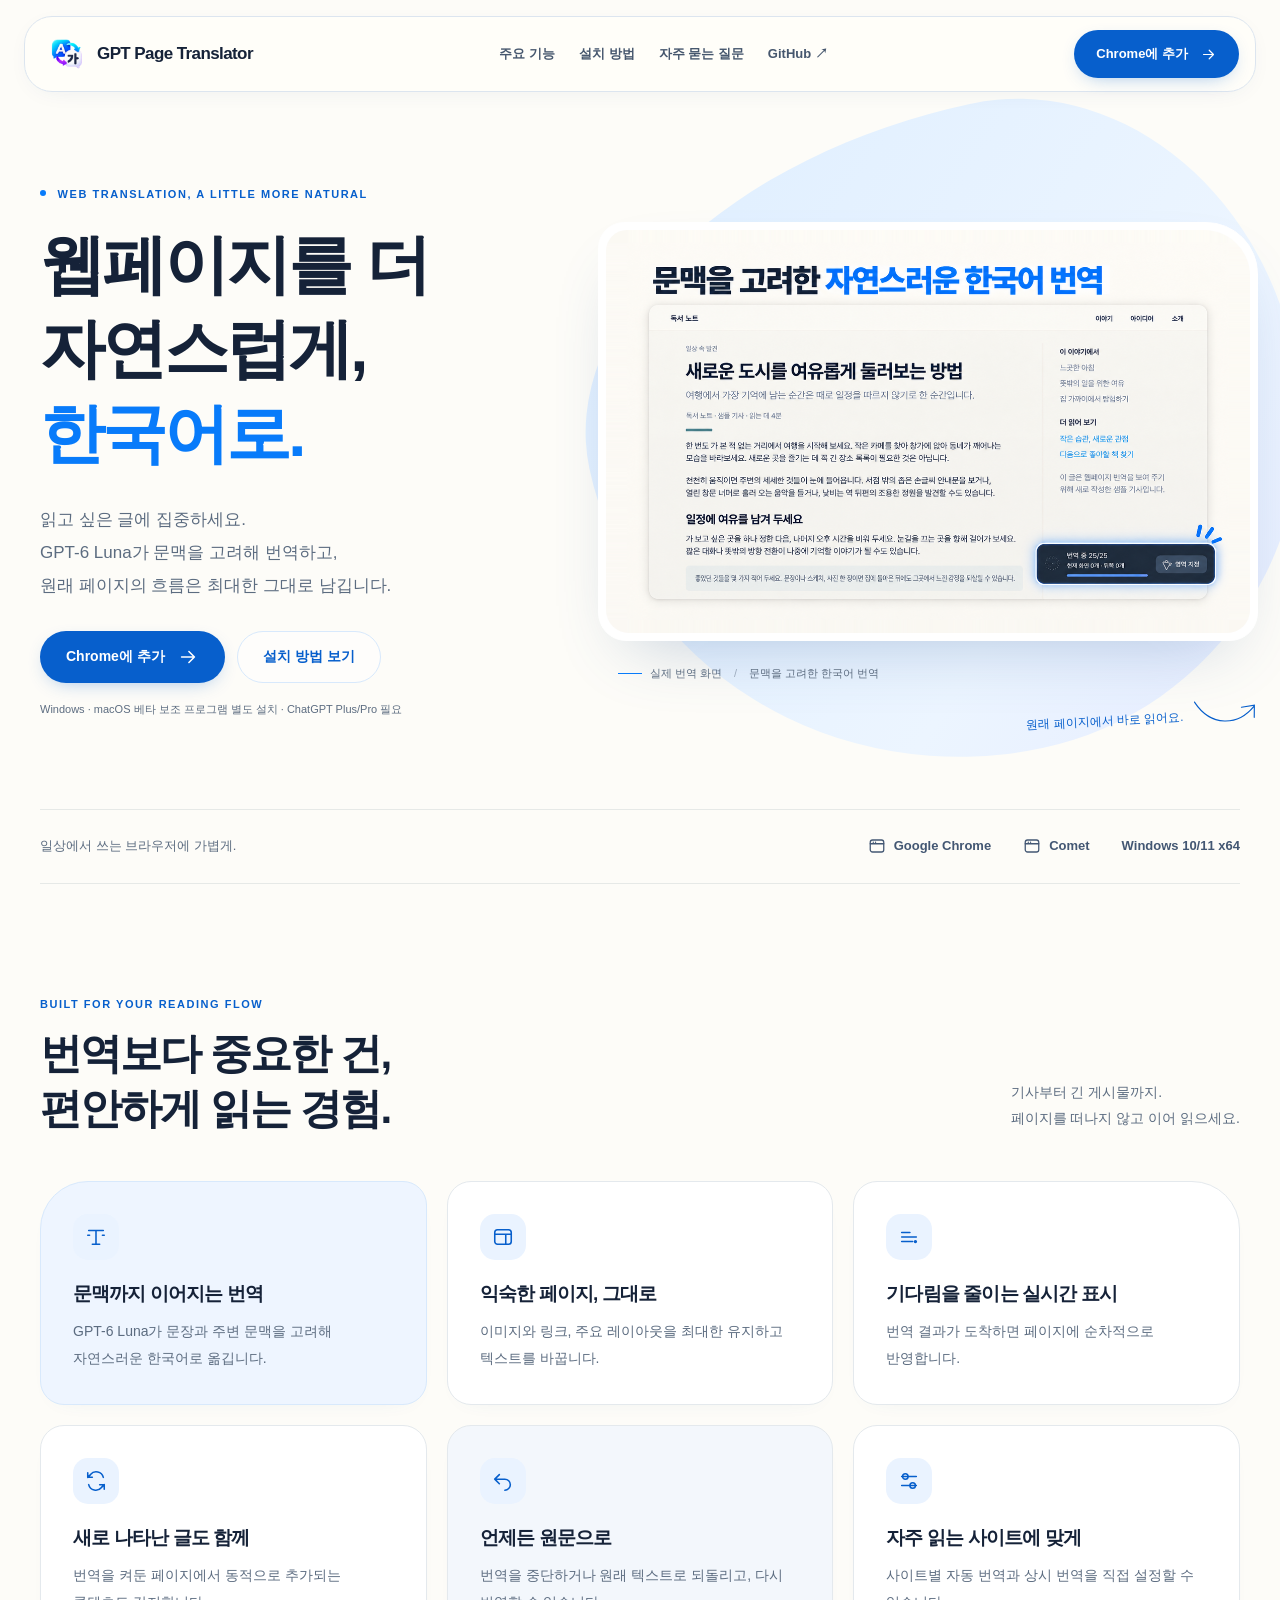
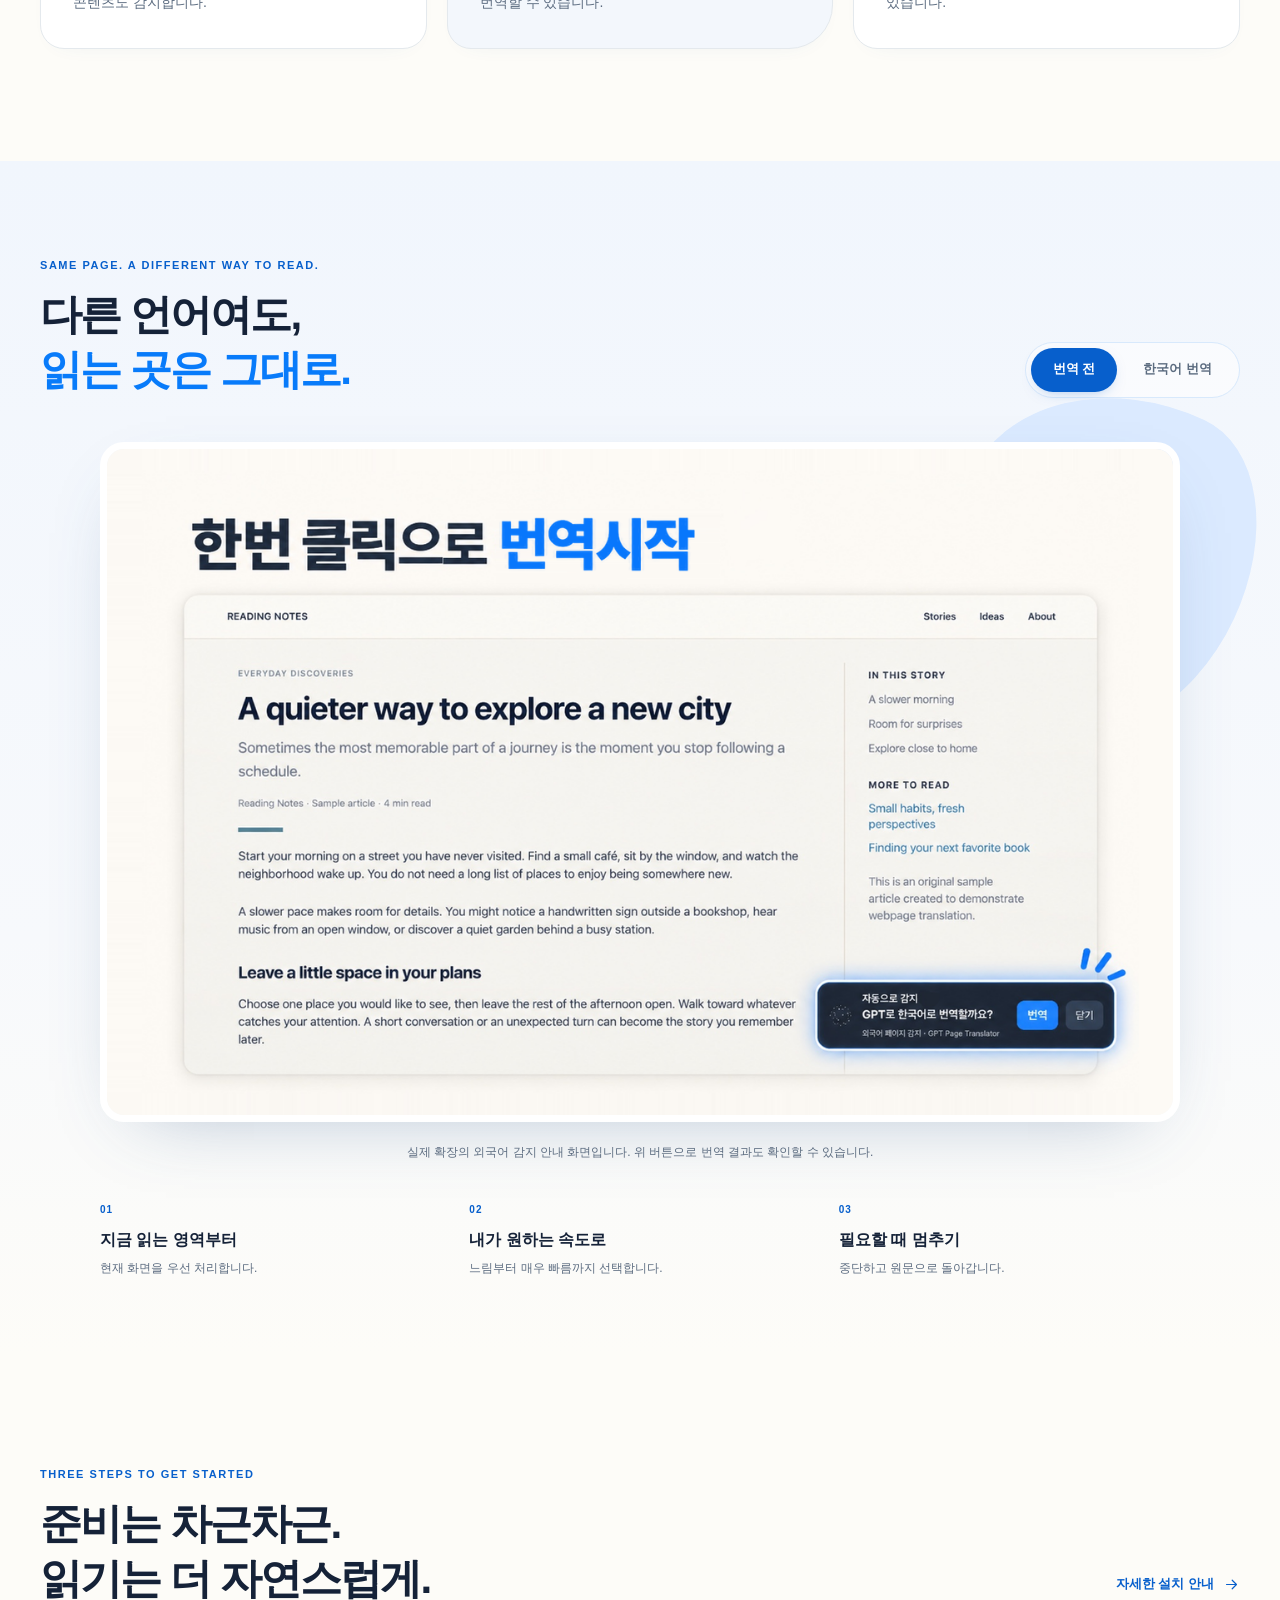
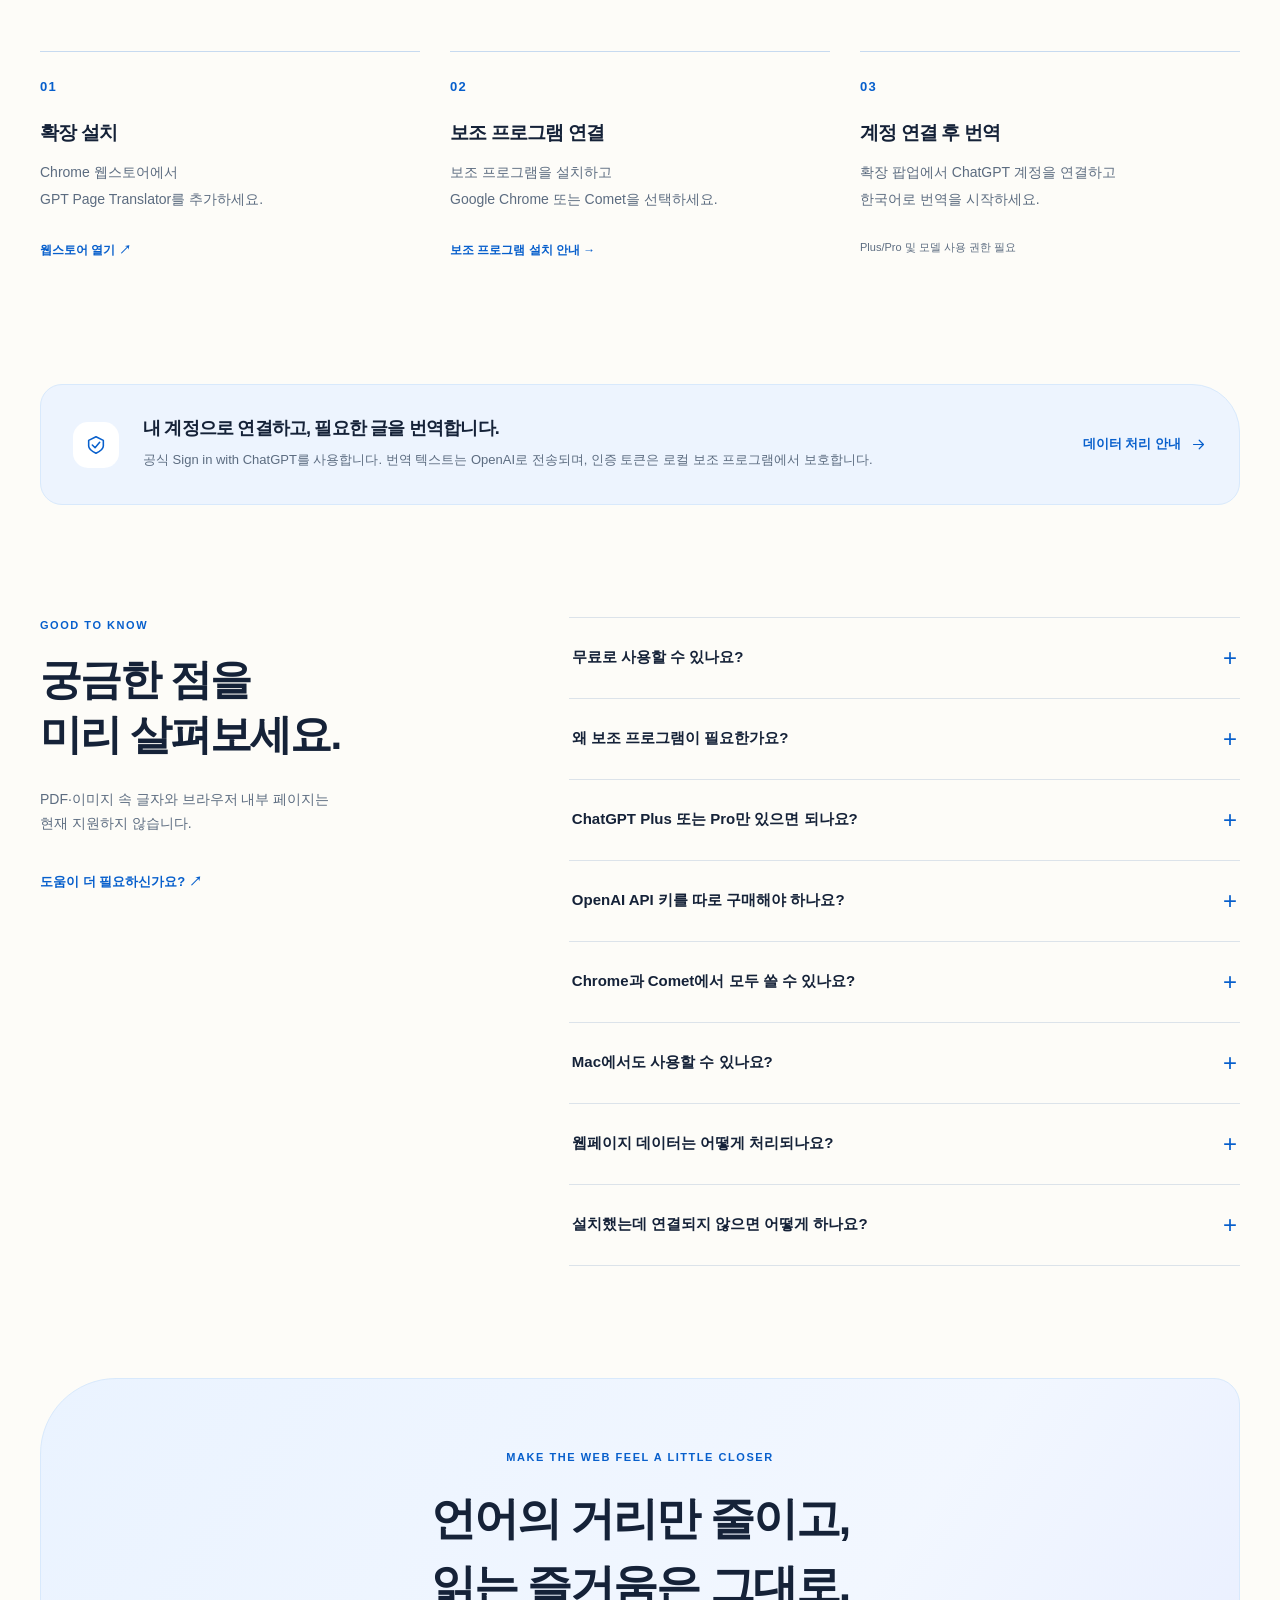
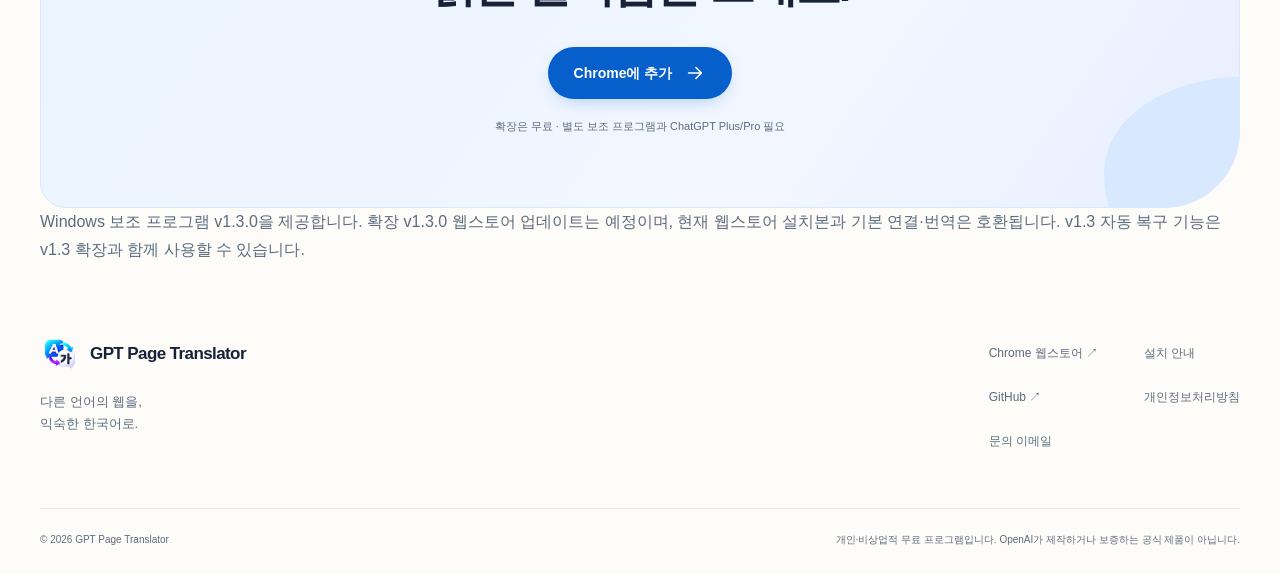
<file: index.html>
<!doctype html>
<html lang="ko"><head><meta charset="utf-8"><meta name="viewport" content="width=device-width,initial-scale=1"><meta name="color-scheme" content="light"><meta name="theme-color" content="#FDFCF8"><title>GPT Page Translator — 웹페이지를 더 자연스럽게, 한국어로</title><meta name="description" content="GPT-6 Luna 기반 한국어 웹페이지 번역. Chrome·Comet에서 원래 레이아웃을 최대한 유지하며 읽는 영역을 우선 번역합니다."><link rel="icon" href="assets/logo.png" type="image/png"><link rel="stylesheet" href="style.css"><script defer src="release-config.js"></script><script defer src="site.js"></script></head><body><a class="skip-link" href="#main">본문으로 건너뛰기</a><header class="nav-wrap"><nav class="nav" aria-label="주 메뉴"><a class="brand" href="index.html" aria-label="GPT Page Translator 홈"><img src="assets/logo.png" width="40" height="40" alt=""><span>GPT Page<br class="brand-break"> Translator</span></a><div class="nav-links"><a href="index.html#features">주요 기능</a><a href="install.html" >설치 방법</a><a href="index.html#faq">자주 묻는 질문</a><a href="https://github.com/anthony1234567816/gpt-page-translator-downloads" target="_blank" rel="noopener noreferrer">GitHub ↗</a></div><a class="button primary nav-cta" href="https://chromewebstore.google.com/detail/nfgonbjadjmfjcickpocfhgefhbcdegk" target="_blank" rel="noopener noreferrer">Chrome에 추가 <svg class="icon" viewBox="0 0 24 24" fill="none" stroke="currentColor" stroke-width="1.7" stroke-linecap="round" stroke-linejoin="round" aria-hidden="true"><path d="M5 12h14m-6-6 6 6-6 6"/></svg></a><details class="mobile-menu"><summary aria-label="모바일 메뉴 열기">메뉴 <span aria-hidden="true">☰</span></summary><div><a href="index.html#features">주요 기능</a><a href="install.html">설치 방법</a><a href="index.html#faq">자주 묻는 질문</a><a href="https://github.com/anthony1234567816/gpt-page-translator-downloads" target="_blank" rel="noopener noreferrer">GitHub ↗</a><a href="https://chromewebstore.google.com/detail/nfgonbjadjmfjcickpocfhgefhbcdegk" target="_blank" rel="noopener noreferrer">Chrome에 추가 ↗</a></div></details></nav></header><main id="main">
<section class="hero wrap"><div class="hero-copy"><p class="eyebrow"><span class="blue-dot"></span> WEB TRANSLATION, A LITTLE MORE NATURAL</p><h1>웹페이지를 더<br>자연스럽게,<br><span class="blue-word">한국어로.</span></h1><p class="lead">읽고 싶은 글에 집중하세요.<br>GPT-6 Luna가 문맥을 고려해 번역하고,<br class="desktop-br"> 원래 페이지의 흐름은 최대한 그대로 남깁니다.</p><div class="actions"><a class="button primary" href="https://chromewebstore.google.com/detail/nfgonbjadjmfjcickpocfhgefhbcdegk" target="_blank" rel="noopener noreferrer">Chrome에 추가 <svg class="icon" viewBox="0 0 24 24" fill="none" stroke="currentColor" stroke-width="1.7" stroke-linecap="round" stroke-linejoin="round" aria-hidden="true"><path d="M5 12h14m-6-6 6 6-6 6"/></svg></a><a class="button outline" href="install.html">설치 방법 보기</a></div><p class="requirements">Windows · macOS 베타 보조 프로그램 별도 설치 · ChatGPT Plus/Pro 필요</p></div><figure class="hero-product"><div class="blob blob-hero" aria-hidden="true"></div><div class="screenshot-frame"><img src="assets/translated.webp" width="1280" height="800" alt="실제 GPT Page Translator로 영어 샘플 기사를 한국어로 번역한 화면. 원래 레이아웃과 하단 번역 상태 UI가 유지됩니다." fetchpriority="high"></div><figcaption><span class="caption-line"></span> 실제 번역 화면 <span class="caption-separator">/</span> 문맥을 고려한 한국어 번역</figcaption><div class="hero-note" aria-hidden="true"><span>원래 페이지에서 바로 읽어요.</span><svg viewBox="0 0 85 45" fill="none"><path d="M3 4c20 34 55 34 77 10m-16 0 17-2-1 16" stroke="currentColor" stroke-width="1.5" stroke-linecap="round"/></svg></div></figure></section>
<div class="support-strip wrap"><span>일상에서 쓰는 브라우저에 가볍게.</span><div><span><svg class="icon" viewBox="0 0 24 24" fill="none" stroke="currentColor" stroke-width="1.7" stroke-linecap="round" stroke-linejoin="round" aria-hidden="true"><rect x="3" y="4" width="18" height="16" rx="3"/><path d="M3 9h18M7 7h.1M10 7h.1"/></svg> Google Chrome</span><span><svg class="icon" viewBox="0 0 24 24" fill="none" stroke="currentColor" stroke-width="1.7" stroke-linecap="round" stroke-linejoin="round" aria-hidden="true"><rect x="3" y="4" width="18" height="16" rx="3"/><path d="M3 9h18M7 7h.1M10 7h.1"/></svg> Comet</span><span>Windows 10/11 x64</span></div></div>
<section class="section wrap" id="features"><div class="section-heading"><div><p class="eyebrow">BUILT FOR YOUR READING FLOW</p><h2>번역보다 중요한 건,<br>편안하게 읽는 경험.</h2></div><p>기사부터 긴 게시물까지.<br>페이지를 떠나지 않고 이어 읽으세요.</p></div><div class="feature-grid"><article class="feature-card"><span class="feature-icon"><svg class="icon" viewBox="0 0 24 24" fill="none" stroke="currentColor" stroke-width="1.7" stroke-linecap="round" stroke-linejoin="round" aria-hidden="true"><path d="M4 5h16M12 5v15M8 20h8M5 10H3m18 0h-2"/></svg></span><h3>문맥까지 이어지는 번역</h3><p>GPT-6 Luna가 문장과 주변 문맥을 고려해 자연스러운 한국어로 옮깁니다.</p></article><article class="feature-card"><span class="feature-icon"><svg class="icon" viewBox="0 0 24 24" fill="none" stroke="currentColor" stroke-width="1.7" stroke-linecap="round" stroke-linejoin="round" aria-hidden="true"><rect x="3" y="4" width="18" height="16" rx="3"/><path d="M3 9h18M15 9v11"/></svg></span><h3>익숙한 페이지, 그대로</h3><p>이미지와 링크, 주요 레이아웃을 최대한 유지하고 텍스트를 바꿉니다.</p></article><article class="feature-card"><span class="feature-icon"><svg class="icon" viewBox="0 0 24 24" fill="none" stroke="currentColor" stroke-width="1.7" stroke-linecap="round" stroke-linejoin="round" aria-hidden="true"><path d="M4 7h9M4 12h16M4 17h12"/><circle cx="19" cy="17" r="1"/></svg></span><h3>기다림을 줄이는 실시간 표시</h3><p>번역 결과가 도착하면 페이지에 순차적으로 반영합니다.</p></article><article class="feature-card"><span class="feature-icon"><svg class="icon" viewBox="0 0 24 24" fill="none" stroke="currentColor" stroke-width="1.7" stroke-linecap="round" stroke-linejoin="round" aria-hidden="true"><path d="M20 8a8 8 0 0 0-14-3L3 8m0-5v5h5M4 16a8 8 0 0 0 14 3l3-3m0 5v-5h-5"/></svg></span><h3>새로 나타난 글도 함께</h3><p>번역을 켜둔 페이지에서 동적으로 추가되는 콘텐츠도 감지합니다.</p></article><article class="feature-card"><span class="feature-icon"><svg class="icon" viewBox="0 0 24 24" fill="none" stroke="currentColor" stroke-width="1.7" stroke-linecap="round" stroke-linejoin="round" aria-hidden="true"><path d="M3 10h11a6 6 0 0 1 0 12M3 10l5-5m-5 5 5 5"/></svg></span><h3>언제든 원문으로</h3><p>번역을 중단하거나 원래 텍스트로 되돌리고, 다시 번역할 수 있습니다.</p></article><article class="feature-card"><span class="feature-icon"><svg class="icon" viewBox="0 0 24 24" fill="none" stroke="currentColor" stroke-width="1.7" stroke-linecap="round" stroke-linejoin="round" aria-hidden="true"><path d="M4 7h16M4 17h16"/><circle cx="8" cy="7" r="3"/><circle cx="16" cy="17" r="3"/></svg></span><h3>자주 읽는 사이트에 맞게</h3><p>사이트별 자동 번역과 상시 번역을 직접 설정할 수 있습니다.</p></article></div></section>
<section class="showcase-section" id="experience"><div class="wrap"><div class="section-heading"><div><p class="eyebrow">SAME PAGE. A DIFFERENT WAY TO READ.</p><h2>다른 언어여도,<br><span class="blue-word">읽는 곳은 그대로.</span></h2></div><div class="segmented" role="group" aria-label="실제 화면 선택"><button type="button" data-screen="source" aria-pressed="true">번역 전</button><button type="button" data-screen="translated" aria-pressed="false">한국어 번역</button></div></div><figure class="showcase"><div class="blob blob-showcase" aria-hidden="true"></div><img id="comparison-image" src="assets/source.webp" width="1280" height="800" loading="lazy" decoding="async" alt="실제 확장에서 외국어 페이지를 감지해 번역 시작을 안내하는 영어 샘플 기사 화면"><figcaption id="comparison-caption">실제 확장의 외국어 감지 안내 화면입니다. 위 버튼으로 번역 결과도 확인할 수 있습니다.</figcaption></figure><div class="reading-notes"><p><span>01</span><strong>지금 읽는 영역부터</strong>현재 화면을 우선 처리합니다.</p><p><span>02</span><strong>내가 원하는 속도로</strong>느림부터 매우 빠름까지 선택합니다.</p><p><span>03</span><strong>필요할 때 멈추기</strong>중단하고 원문으로 돌아갑니다.</p></div></div></section>
<section class="section wrap" id="how-it-works"><div class="section-heading"><div><p class="eyebrow">THREE STEPS TO GET STARTED</p><h2>준비는 차근차근.<br>읽기는 더 자연스럽게.</h2></div><a class="text-link" href="install.html">자세한 설치 안내 <svg class="icon" viewBox="0 0 24 24" fill="none" stroke="currentColor" stroke-width="1.7" stroke-linecap="round" stroke-linejoin="round" aria-hidden="true"><path d="M5 12h14m-6-6 6 6-6 6"/></svg></a></div><ol class="steps steps-three"><li><span class="step-number">01</span><h3>확장 설치</h3><p>Chrome 웹스토어에서<br>GPT Page Translator를 추가하세요.</p><a href="https://chromewebstore.google.com/detail/nfgonbjadjmfjcickpocfhgefhbcdegk" target="_blank" rel="noopener noreferrer">웹스토어 열기 ↗</a></li><li><span class="step-number">02</span><h3>보조 프로그램 연결</h3><p>보조 프로그램을 설치하고<br>Google Chrome 또는 Comet을 선택하세요.</p><a href="install.html">보조 프로그램 설치 안내 →</a></li><li><span class="step-number">03</span><h3>계정 연결 후 번역</h3><p>확장 팝업에서 ChatGPT 계정을 연결하고<br>한국어로 번역을 시작하세요.</p><span class="step-note">Plus/Pro 및 모델 사용 권한 필요</span></li></ol></section>
<section class="privacy-note wrap"><span class="feature-icon"><svg class="icon" viewBox="0 0 24 24" fill="none" stroke="currentColor" stroke-width="1.7" stroke-linecap="round" stroke-linejoin="round" aria-hidden="true"><path d="m12 3 8 4v6c0 4-8 8-8 8s-8-4-8-8V7l8-4Z"/><path d="m8 12 3 3 5-6"/></svg></span><div><h3>내 계정으로 연결하고, 필요한 글을 번역합니다.</h3><p>공식 Sign in with ChatGPT를 사용합니다. 번역 텍스트는 OpenAI로 전송되며, 인증 토큰은 로컬 보조 프로그램에서 보호합니다.</p></div><a class="text-link" href="privacy.html">데이터 처리 안내 <svg class="icon" viewBox="0 0 24 24" fill="none" stroke="currentColor" stroke-width="1.7" stroke-linecap="round" stroke-linejoin="round" aria-hidden="true"><path d="M5 12h14m-6-6 6 6-6 6"/></svg></a></section>
<section class="section wrap faq-layout" id="faq"><div class="faq-intro"><p class="eyebrow">GOOD TO KNOW</p><h2>궁금한 점을<br>미리 살펴보세요.</h2><p>PDF·이미지 속 글자와 브라우저 내부 페이지는 현재 지원하지 않습니다.</p><a class="text-link" href="mailto:anthony1234567816@gmail.com">도움이 더 필요하신가요? ↗</a></div><div class="accordion"><details><summary>무료로 사용할 수 있나요?<span aria-hidden="true">+</span></summary><div class="answer"><p>확장과 보조 프로그램은 개인·비상업적 용도로 무료 제공됩니다. 다만 번역에는 별도의 지원되는 ChatGPT Plus 또는 Pro 구독과 GPT-6 Luna 모델 사용 권한이 필요합니다. 무료 ChatGPT 계정은 지원하지 않습니다.</p></div></details><details><summary>왜 보조 프로그램이 필요한가요?<span aria-hidden="true">+</span></summary><div class="answer"><p>공식 ChatGPT 인증, 로컬 인증 정보 보호, 번역 요청 처리를 담당합니다. 확장과 Native Messaging으로 통신하며, 인증 토큰을 웹페이지나 확장에 전달하지 않습니다.</p></div></details><details><summary>ChatGPT Plus 또는 Pro만 있으면 되나요?<span aria-hidden="true">+</span></summary><div class="answer"><p>지원되는 Plus/Pro 계정, GPT-6 Luna 모델 접근 권한과 공식 플랜 사용 승인이 필요합니다. 계정의 사용량 제한이 적용되며 무제한 번역을 보장하지 않습니다.</p></div></details><details><summary>OpenAI API 키를 따로 구매해야 하나요?<span aria-hidden="true">+</span></summary><div class="answer"><p>별도 API 키는 필요하지 않습니다. 공식 Sign in with ChatGPT로 본인 계정을 연결합니다.</p></div></details><details><summary>Chrome과 Comet에서 모두 쓸 수 있나요?<span aria-hidden="true">+</span></summary><div class="answer"><p>Windows 10/11 x64의 Google Chrome과 Comet을 지원합니다. 사용할 브라우저에서 확장을 설치하고, 보조 프로그램에서 같은 브라우저를 선택해 연결하세요.</p></div></details><details><summary>Mac에서도 사용할 수 있나요?<span aria-hidden="true">+</span></summary><div class="answer"><p>Apple Silicon Mac용 Helper v1.3.0 베타를 제공합니다. macOS 13 이상과 Chrome·Comet을 지원합니다. Intel Mac은 지원하지 않으며 Apple Developer ID 서명·공증 전 베타입니다. <a href="install.html#mac-setup">Mac 베타 설치 안내</a>를 확인하세요.</p></div></details><details><summary>웹페이지 데이터는 어떻게 처리되나요?<span aria-hidden="true">+</span></summary><div class="answer"><p>번역 대상 텍스트와 주변 문맥은 OpenAI로 전송됩니다. 사이트 자동 번역·상시 번역을 켜면 새 콘텐츠나 설정 범위의 페이지도 매번 클릭 없이 전송될 수 있습니다. 자세한 내용은 <a href="privacy.html">개인정보처리방침</a>을 확인하세요.</p></div></details><details><summary>설치했는데 연결되지 않으면 어떻게 하나요?<span aria-hidden="true">+</span></summary><div class="answer"><p>연결 도구에서 사용할 브라우저를 다시 선택해 연결하고 브라우저를 완전히 재시작하세요. <a href="install.html#troubleshooting">설치·문제 해결 안내</a>에서 재연결 경로와 진단 방법을 확인할 수 있습니다.</p></div></details></div></section>
<section class="final-cta wrap"><div class="blob blob-cta" aria-hidden="true"></div><p class="eyebrow">MAKE THE WEB FEEL A LITTLE CLOSER</p><h2>언어의 거리만 줄이고,<br>읽는 즐거움은 그대로.</h2><a class="button primary" href="https://chromewebstore.google.com/detail/nfgonbjadjmfjcickpocfhgefhbcdegk" target="_blank" rel="noopener noreferrer">Chrome에 추가 <svg class="icon" viewBox="0 0 24 24" fill="none" stroke="currentColor" stroke-width="1.7" stroke-linecap="round" stroke-linejoin="round" aria-hidden="true"><path d="M5 12h14m-6-6 6 6-6 6"/></svg></a><p>확장은 무료 · 별도 보조 프로그램과 ChatGPT Plus/Pro 필요</p></section><section class="wrap"><p>Windows 보조 프로그램 v1.3.0을 제공합니다. 확장 v1.3.0 웹스토어 업데이트는 예정이며, 현재 웹스토어 설치본과 기본 연결·번역은 호환됩니다. v1.3 자동 복구 기능은 v1.3 확장과 함께 사용할 수 있습니다.</p></section></main><footer class="footer wrap"><div class="footer-top"><div><a class="brand" href="index.html"><img src="assets/logo.png" width="40" height="40" alt=""><span>GPT Page Translator</span></a><p>다른 언어의 웹을,<br>익숙한 한국어로.</p></div><nav aria-label="하단 메뉴"><a href="https://chromewebstore.google.com/detail/nfgonbjadjmfjcickpocfhgefhbcdegk" target="_blank" rel="noopener noreferrer">Chrome 웹스토어 ↗</a><a href="install.html">설치 안내</a><a href="https://github.com/anthony1234567816/gpt-page-translator-downloads" target="_blank" rel="noopener noreferrer">GitHub ↗</a><a href="privacy.html">개인정보처리방침</a><a href="mailto:anthony1234567816@gmail.com">문의 이메일</a></nav></div><div class="footer-bottom"><span>© 2026 GPT Page Translator</span><p>개인·비상업적 무료 프로그램입니다. OpenAI가 제작하거나 보증하는 공식 제품이 아닙니다.</p></div></footer></body></html>
</file>
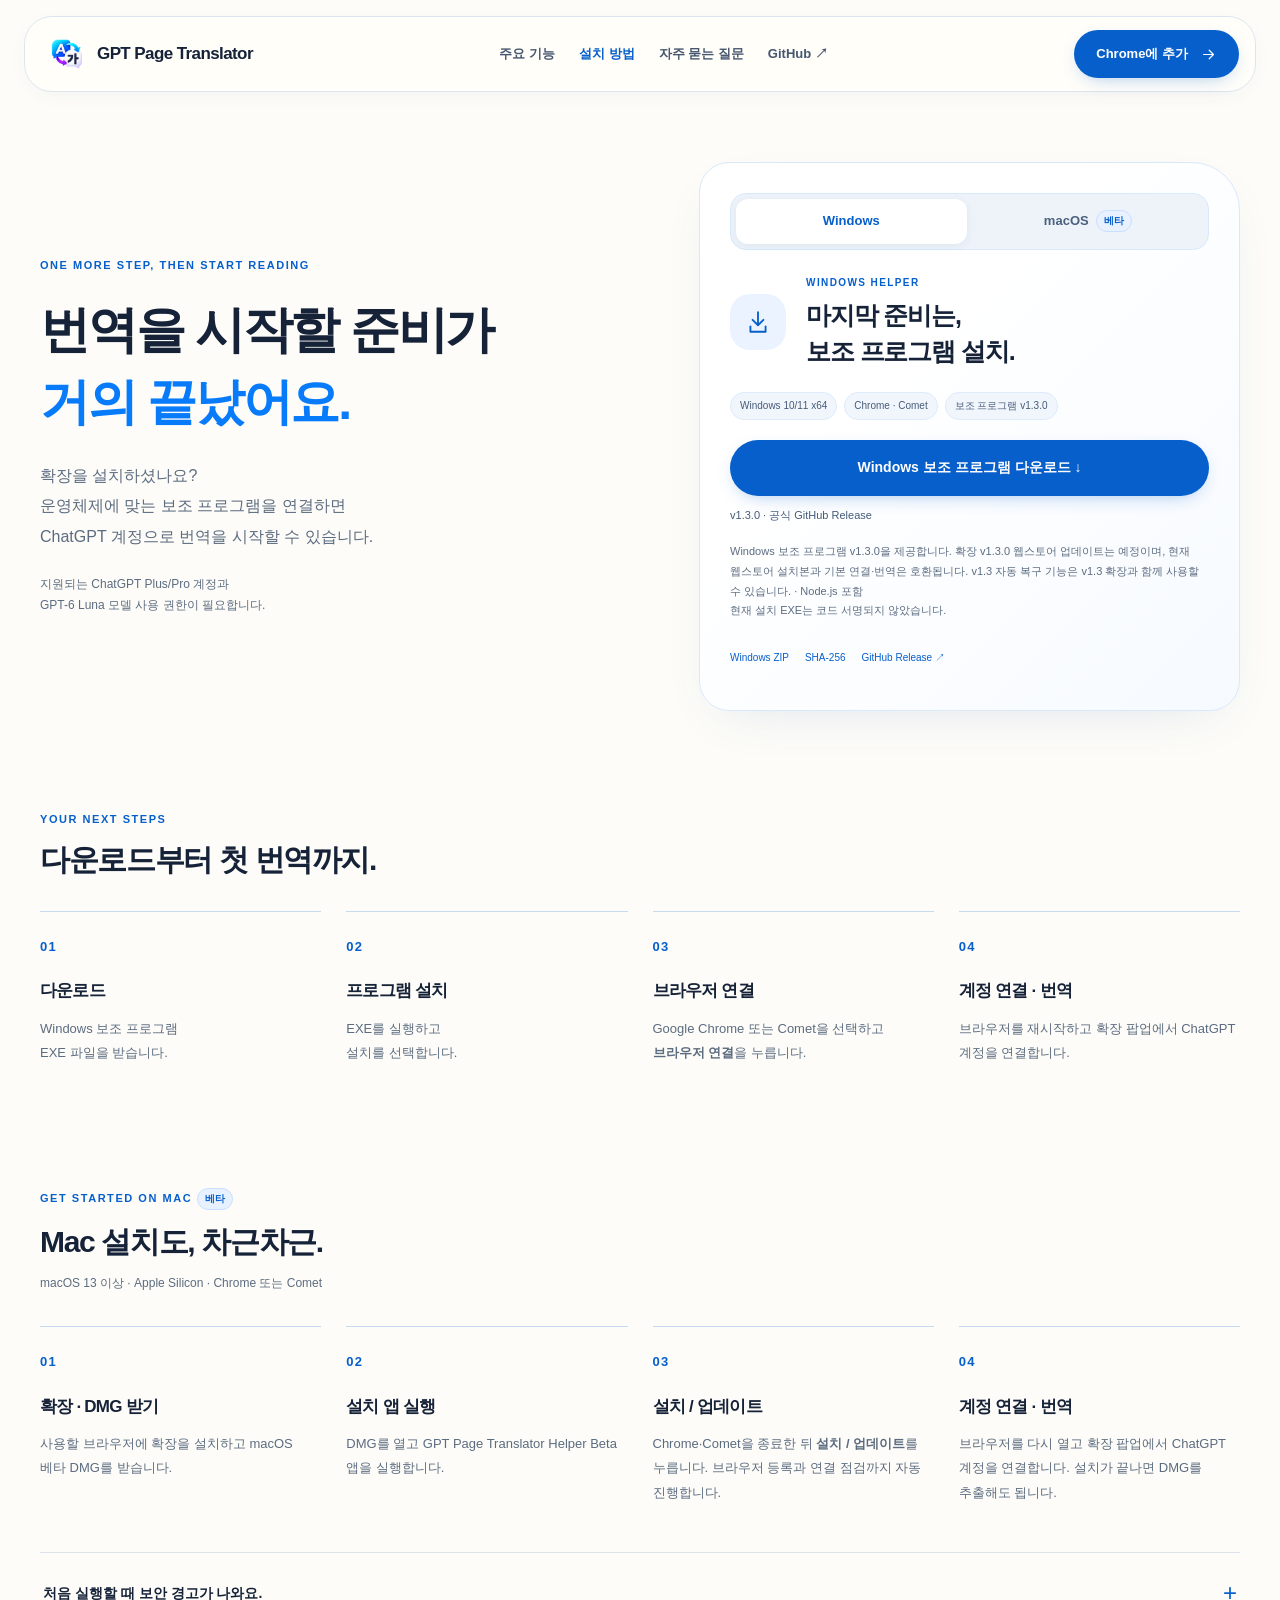
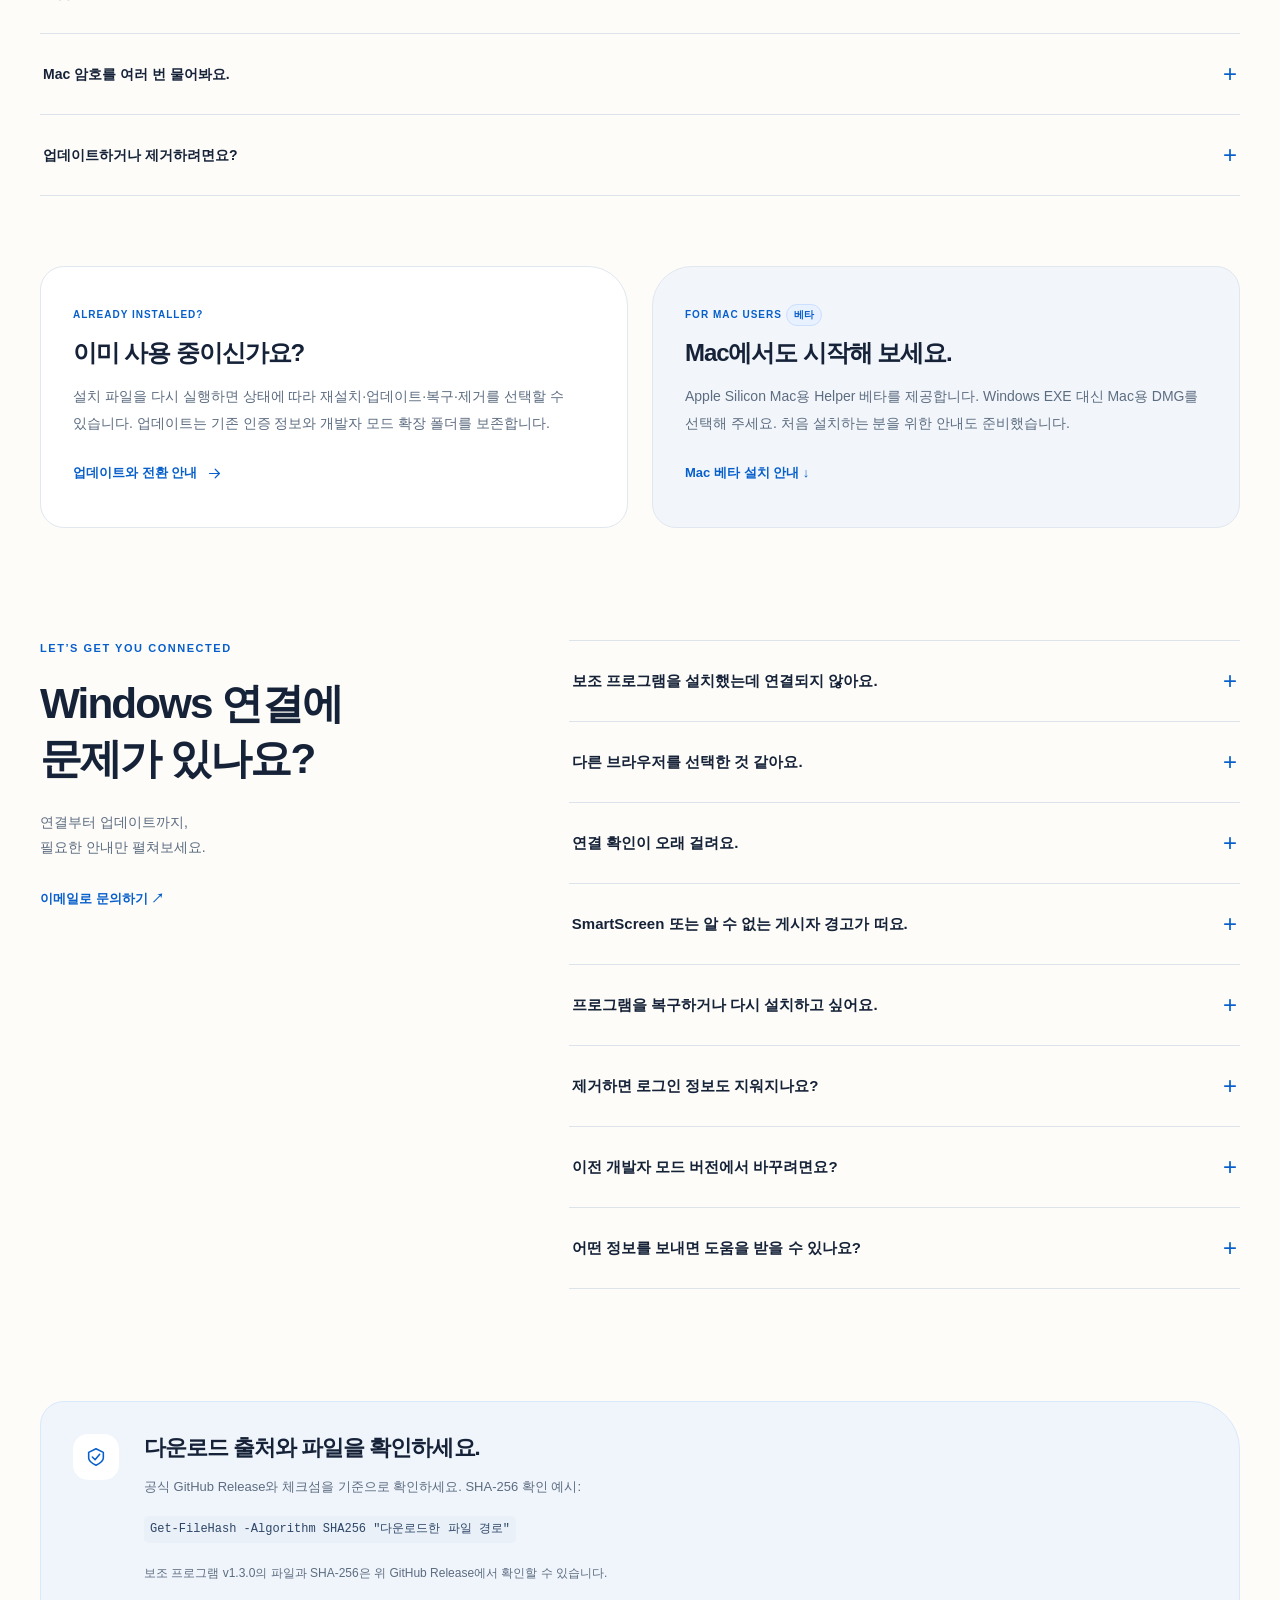
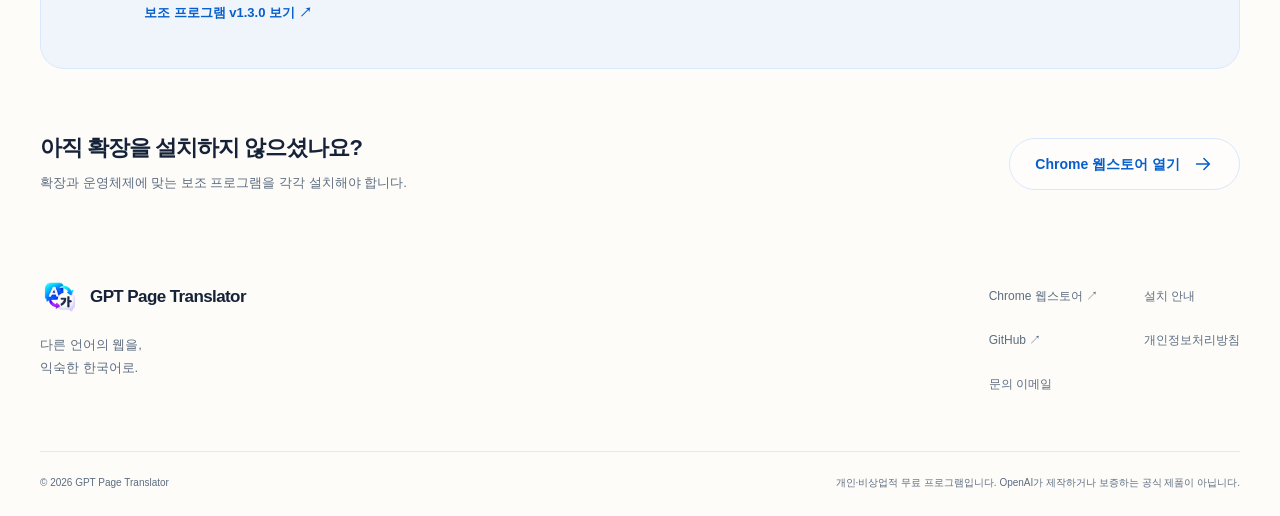
<file: install.html>
<!doctype html>
<html lang="ko"><head><meta charset="utf-8"><meta name="viewport" content="width=device-width,initial-scale=1"><meta name="color-scheme" content="light"><meta name="theme-color" content="#FDFCF8"><title>설치·연결 — GPT Page Translator</title><meta name="description" content="Windows·macOS 베타 보조 프로그램 다운로드 및 Chrome·Comet 연결 안내. ChatGPT 계정 연결과 업데이트·복구 방법을 확인하세요."><link rel="icon" href="assets/logo.png" type="image/png"><link rel="stylesheet" href="style.css"><script defer src="release-config.js"></script><script defer src="site.js"></script></head><body><a class="skip-link" href="#main">본문으로 건너뛰기</a><header class="nav-wrap"><nav class="nav" aria-label="주 메뉴"><a class="brand" href="index.html" aria-label="GPT Page Translator 홈"><img src="assets/logo.png" width="40" height="40" alt=""><span>GPT Page<br class="brand-break"> Translator</span></a><div class="nav-links"><a href="index.html#features">주요 기능</a><a href="install.html" aria-current="page">설치 방법</a><a href="index.html#faq">자주 묻는 질문</a><a href="https://github.com/anthony1234567816/gpt-page-translator-downloads" target="_blank" rel="noopener noreferrer">GitHub ↗</a></div><a class="button primary nav-cta" href="https://chromewebstore.google.com/detail/nfgonbjadjmfjcickpocfhgefhbcdegk" target="_blank" rel="noopener noreferrer">Chrome에 추가 <svg class="icon" viewBox="0 0 24 24" fill="none" stroke="currentColor" stroke-width="1.7" stroke-linecap="round" stroke-linejoin="round" aria-hidden="true"><path d="M5 12h14m-6-6 6 6-6 6"/></svg></a><details class="mobile-menu"><summary aria-label="모바일 메뉴 열기">메뉴 <span aria-hidden="true">☰</span></summary><div><a href="index.html#features">주요 기능</a><a href="install.html">설치 방법</a><a href="index.html#faq">자주 묻는 질문</a><a href="https://github.com/anthony1234567816/gpt-page-translator-downloads" target="_blank" rel="noopener noreferrer">GitHub ↗</a><a href="https://chromewebstore.google.com/detail/nfgonbjadjmfjcickpocfhgefhbcdegk" target="_blank" rel="noopener noreferrer">Chrome에 추가 ↗</a></div></details></nav></header><main id="main" class="install-main"><section class="install-hero wrap"><div class="install-intro"><p class="eyebrow">ONE MORE STEP, THEN START READING</p><h1>번역을 시작할 준비가<br><span class="blue-word">거의 끝났어요.</span></h1><p class="lead">확장을 설치하셨나요?<br>운영체제에 맞는 보조 프로그램을 연결하면<br class="desktop-br"> ChatGPT 계정으로 번역을 시작할 수 있습니다.</p><p class="install-requirements">지원되는 ChatGPT Plus/Pro 계정과<br>GPT-6 Luna 모델 사용 권한이 필요합니다.</p></div><aside class="download-card" aria-label="보조 프로그램 다운로드"><div class="platform-picker" role="group" aria-label="다운로드 운영체제"><button type="button" data-platform="windows" aria-pressed="true">Windows</button><button type="button" data-platform="mac" aria-pressed="false">macOS <span class="beta-badge">베타</span></button></div><div data-platform-panel="windows"><div class="download-heading"><span class="download-icon"><svg class="icon" viewBox="0 0 24 24" fill="none" stroke="currentColor" stroke-width="1.7" stroke-linecap="round" stroke-linejoin="round" aria-hidden="true"><path d="M12 3v12m-5-5 5 5 5-5M5 16v5h14v-5"/></svg></span><div><p class="eyebrow">WINDOWS HELPER</p><h2 id="download-title">마지막 준비는,<br>보조 프로그램 설치.</h2></div></div><div class="download-meta"><span>Windows 10/11 x64</span><span>Chrome · Comet</span><span>보조 프로그램 v<span data-helper-version>1.3.0</span></span></div><button class="button primary download-primary" type="button" data-download="exe" disabled>Windows 보조 프로그램 다운로드 <svg class="icon" viewBox="0 0 24 24" fill="none" stroke="currentColor" stroke-width="1.7" stroke-linecap="round" stroke-linejoin="round" aria-hidden="true"><path d="M12 3v12m-5-5 5 5 5-5M5 16v5h14v-5"/></svg></button><p class="release-status" data-release-status role="status">v1.3.0 · 공식 GitHub Release</p><p class="download-detail">Windows 보조 프로그램 v1.3.0을 제공합니다. 확장 v1.3.0 웹스토어 업데이트는 예정이며, 현재 웹스토어 설치본과 기본 연결·번역은 호환됩니다. v1.3 자동 복구 기능은 v1.3 확장과 함께 사용할 수 있습니다. · Node.js 포함<br>현재 설치 EXE는 코드 서명되지 않았습니다.</p><div class="download-links"><span data-download="zip">Windows ZIP</span><span data-download="sha256">SHA-256</span><a href="https://github.com/anthony1234567816/gpt-page-translator-downloads/releases" data-release-link target="_blank" rel="noopener noreferrer">GitHub Release ↗</a></div></div><div data-platform-panel="mac" hidden><div class="download-heading"><span class="download-icon" aria-hidden="true">⌘</span><div><p class="eyebrow">MACOS HELPER <span class="beta-badge">베타</span></p><h2 id="mac-download-title">Mac에서도,<br>자연스럽게 읽어요.</h2></div></div><div class="download-meta"><span>macOS 13 이상</span><span>Apple Silicon</span><span>Chrome · Comet</span><span>v1.3.0 · 베타</span></div><a class="button primary download-primary" href="https://github.com/anthony1234567816/gpt-page-translator-downloads/releases/download/macos-v1.3.0-beta/GPT-Page-Translator-macOS-arm64-1.3.0-beta.dmg" download>macOS 베타 다운로드 ↓</a><p class="release-status">Apple Silicon용 DMG · Intel Mac 미지원</p><p class="download-detail">확장과 함께 설치하는 Mac용 보조 프로그램입니다.<br>기존 ChatGPT 계정 연결과 번역 기능을 사용할 수 있습니다.</p><div class="beta-note"><strong>먼저 확인해 주세요</strong><p>Apple Developer ID 서명·공증 전 베타입니다. 처음 실행할 때 macOS 실행 허용과 Keychain 접근을 위한 Mac 암호 입력이 필요할 수 있습니다.</p></div><div class="download-links"><a href="#mac-setup">Mac 설치 방법 ↓</a><a href="https://github.com/anthony1234567816/gpt-page-translator-downloads/releases/download/macos-v1.3.0-beta/SHA256SUMS-beta.txt">SHA-256</a></div></div><noscript><p>Mac을 사용하시나요? <a href="https://github.com/anthony1234567816/gpt-page-translator-downloads/releases/download/macos-v1.3.0-beta/GPT-Page-Translator-macOS-arm64-1.3.0-beta.dmg">macOS 베타 DMG 받기</a> · <a href="#mac-setup">Mac 설치 안내</a></p></noscript></aside></section>
<section class="install-steps wrap" id="setup" data-platform-only="windows"><div class="compact-heading"><p class="eyebrow">YOUR NEXT STEPS</p><h2>다운로드부터 첫 번역까지.</h2></div><ol class="steps steps-four"><li><span class="step-number">01</span><h3>다운로드</h3><p>Windows 보조 프로그램<br>EXE 파일을 받습니다.</p></li><li><span class="step-number">02</span><h3>프로그램 설치</h3><p>EXE를 실행하고<br>설치를 선택합니다.</p></li><li><span class="step-number">03</span><h3>브라우저 연결</h3><p>Google Chrome 또는 Comet을 선택하고 <strong>브라우저 연결</strong>을 누릅니다.</p></li><li><span class="step-number">04</span><h3>계정 연결 · 번역</h3><p>브라우저를 재시작하고 확장 팝업에서 ChatGPT 계정을 연결합니다.</p></li></ol></section>
<section class="install-steps wrap mac-setup" id="mac-setup"><div class="compact-heading"><p class="eyebrow">GET STARTED ON MAC <span class="beta-badge">베타</span></p><h2>Mac 설치도, 차근차근.</h2><p class="muted">macOS 13 이상 · Apple Silicon · Chrome 또는 Comet</p></div><ol class="steps steps-four"><li><span class="step-number">01</span><h3>확장 · DMG 받기</h3><p>사용할 브라우저에 확장을 설치하고 macOS 베타 DMG를 받습니다.</p></li><li><span class="step-number">02</span><h3>설치 앱 실행</h3><p>DMG를 열고 GPT Page Translator Helper Beta 앱을 실행합니다.</p></li><li><span class="step-number">03</span><h3>설치 / 업데이트</h3><p>Chrome·Comet을 종료한 뒤 <strong>설치 / 업데이트</strong>를 누릅니다. 브라우저 등록과 연결 점검까지 자동 진행합니다.</p></li><li><span class="step-number">04</span><h3>계정 연결 · 번역</h3><p>브라우저를 다시 열고 확장 팝업에서 ChatGPT 계정을 연결합니다. 설치가 끝나면 DMG를 추출해도 됩니다.</p></li></ol><div class="mac-help accordion"><details><summary>처음 실행할 때 보안 경고가 나와요.<span aria-hidden="true">+</span></summary><div class="answer"><p>현재 베타는 Apple Developer ID 서명·공증 전입니다. 공식 출처와 SHA-256을 확인하고, 실행을 시도한 뒤 시스템 설정 → 개인정보 보호 및 보안에서 실행 허용 여부를 확인하세요. macOS 버전에 따라 ‘확인 없이 열기’ 또는 ‘Open Anyway’로 표시될 수 있습니다. 손상 또는 악성코드 경고를 같은 이유로 단정하지 마세요.</p></div></details><details><summary>Mac 암호를 여러 번 물어봐요.<span aria-hidden="true">+</span></summary><div class="answer"><p>현재 사용자 계정에 설치하며, 인증 정보 보호를 위한 Keychain 접근 과정에서 Mac 로그인 암호나 허용을 요청할 수 있습니다. 요청은 여러 번 나타날 수 있으니 창에 표시된 앱과 요청 내용을 확인해 주세요.</p></div></details><details><summary>업데이트하거나 제거하려면요?<span aria-hidden="true">+</span></summary><div class="answer"><p>사용자 Applications 폴더의 GPT Page Translator Helper Beta 앱을 여세요. 업데이트·연결 복구는 설치 / 업데이트로 진행합니다. 기본 제거는 ChatGPT 인증 정보를 보존합니다. 기존 연결이 있었다면 제거 시 복원합니다.</p></div></details></div></section><section class="wrap onboarding-cards"><article class="info-card"><span class="small-kicker">ALREADY INSTALLED?</span><h2>이미 사용 중이신가요?</h2><p>설치 파일을 다시 실행하면 상태에 따라 재설치·업데이트·복구·제거를 선택할 수 있습니다. 업데이트는 기존 인증 정보와 개발자 모드 확장 폴더를 보존합니다.</p><a class="text-link" href="#troubleshooting">업데이트와 전환 안내 <svg class="icon" viewBox="0 0 24 24" fill="none" stroke="currentColor" stroke-width="1.7" stroke-linecap="round" stroke-linejoin="round" aria-hidden="true"><path d="M5 12h14m-6-6 6 6-6 6"/></svg></a></article><article class="info-card mac-card"><span class="small-kicker">FOR MAC USERS <span class="beta-badge">베타</span></span><h2>Mac에서도 시작해 보세요.</h2><p>Apple Silicon Mac용 Helper 베타를 제공합니다. Windows EXE 대신 Mac용 DMG를 선택해 주세요. 처음 설치하는 분을 위한 안내도 준비했습니다.</p><a class="text-link" href="#mac-setup">Mac 베타 설치 안내 ↓</a></article></section>
<section class="section wrap troubleshooting-layout" id="troubleshooting"><div><p class="eyebrow">LET’S GET YOU CONNECTED</p><h2>Windows 연결에<br>문제가 있나요?</h2><p class="muted">연결부터 업데이트까지,<br>필요한 안내만 펼쳐보세요.</p><a class="text-link" href="mailto:anthony1234567816@gmail.com">이메일로 문의하기 ↗</a></div><div class="accordion"><details><summary>보조 프로그램을 설치했는데 연결되지 않아요.<span aria-hidden="true">+</span></summary><div class="answer"><p>브라우저를 완전히 종료한 뒤 다시 열어보세요. 계속 안 되면 <kbd>Win + R</kbd>을 누르고 <code>%LOCALAPPDATA%\GPT Page Translator</code>를 입력하세요. <code>App\windows\Install.cmd</code>를 실행해 같은 브라우저를 선택하고 <strong>브라우저 연결</strong>을 누릅니다. 이 도구는 연결만 처리하며 재설치·복구는 다운로드한 EXE에서 진행합니다.</p></div></details><details><summary>다른 브라우저를 선택한 것 같아요.<span aria-hidden="true">+</span></summary><div class="answer"><p>Chrome을 쓴다면 Google Chrome을, Comet을 쓴다면 Comet을 선택해야 합니다. 두 브라우저를 모두 사용하면 각각 연결하세요. 확장 프로그램도 사용할 브라우저에 설치되어 있어야 합니다.</p></div></details><details><summary>연결 확인이 오래 걸려요.<span aria-hidden="true">+</span></summary><div class="answer"><p>파일과 로컬 연결을 확인하는 동안 30초~1분 이상 걸릴 수 있습니다. v1.3.0의 진행 막대와 경과 시간을 확인하고 완료될 때까지 기다려 주세요. 사전 점검이 완료된 뒤 실제 연결과 번역은 브라우저 확장에서 확인합니다.</p></div></details><details><summary>SmartScreen 또는 알 수 없는 게시자 경고가 떠요.<span aria-hidden="true">+</span></summary><div class="answer"><p>현재 설치 EXE는 코드 서명되지 않았습니다. 공식 배포처와 SHA-256을 확인하고 Windows 보안으로 파일을 검사하세요. 회사·학교 정책으로 차단되면 관리자에게 문의하세요. 보안 기능을 끄거나 백신 탐지를 우회해 실행하지 마세요.</p></div></details><details><summary>프로그램을 복구하거나 다시 설치하고 싶어요.<span aria-hidden="true">+</span></summary><div class="answer"><p>브라우저를 종료하고 설치 EXE를 다시 실행하세요. 상태에 따라 재설치·업데이트·복구를 선택할 수 있습니다. 더 최신 버전이 이미 설치되어 있으면 해당 설치 파일로 다운그레이드할 수 없습니다.</p></div></details><details><summary>제거하면 로그인 정보도 지워지나요?<span aria-hidden="true">+</span></summary><div class="answer"><p>기본 제거는 ChatGPT 인증 정보와 기존 개발자 확장 폴더를 보존합니다. <strong>완전 삭제</strong>를 직접 선택하고 확인하면 인증·계정 데이터와 기존 확장 파일, 알려진 진단 로그도 삭제됩니다. 다시 로그인해야 합니다. 웹스토어 확장과 브라우저 설정은 별도이며 원격 ChatGPT 승인 해제는 보장하지 않습니다.</p></div></details><details><summary>이전 개발자 모드 버전에서 바꾸려면요?<span aria-hidden="true">+</span></summary><div class="answer"><p>v1.3.0 업데이트는 기존 <code>App\extension</code>을 같은 위치에 보존합니다. 번역 속도·자동 사이트 등 설정을 기록한 뒤 웹스토어 버전으로 전환하세요. 개발자 확장을 제거하면 브라우저 설정이 초기화될 수 있습니다. 서로 다른 ID의 이전 확장과 스토어 확장을 동시에 켜지 마세요.</p></div></details><details><summary>어떤 정보를 보내면 도움을 받을 수 있나요?<span aria-hidden="true">+</span></summary><div class="answer"><p>Windows·브라우저·보조 프로그램 버전과 오류 코드를 알려주세요. 설치 로그는 <code>%LOCALAPPDATA%\GPT Page Translator\installer-log.jsonl</code>, 연결 점검 진단은 같은 폴더의 <code>connection-check-result.txt</code>입니다. 비밀번호·인증 파일·토큰·개인 웹페이지 본문은 보내지 마세요.</p></div></details></div></section>
<section class="wrap security-panel"><span class="feature-icon"><svg class="icon" viewBox="0 0 24 24" fill="none" stroke="currentColor" stroke-width="1.7" stroke-linecap="round" stroke-linejoin="round" aria-hidden="true"><path d="m12 3 8 4v6c0 4-8 8-8 8s-8-4-8-8V7l8-4Z"/><path d="m8 12 3 3 5-6"/></svg></span><div><h2>다운로드 출처와 파일을 확인하세요.</h2><p>공식 GitHub Release와 체크섬을 기준으로 확인하세요. SHA-256 확인 예시:</p><code>Get-FileHash -Algorithm SHA256 "다운로드한 파일 경로"</code><p class="release-footnote">보조 프로그램 v1.3.0의 파일과 SHA-256은 GitHub Release에서 확인할 수 있습니다.</p><a class="text-link" href="https://github.com/anthony1234567816/gpt-page-translator-downloads/releases/tag/v1.3.0" target="_blank" rel="noopener noreferrer">보조 프로그램 v1.3.0 보기 ↗</a></div></section><section class="wrap already-extension"><div><h2>아직 확장을 설치하지 않으셨나요?</h2><p>확장과 운영체제에 맞는 보조 프로그램을 각각 설치해야 합니다.</p></div><a class="button outline" href="https://chromewebstore.google.com/detail/nfgonbjadjmfjcickpocfhgefhbcdegk" target="_blank" rel="noopener noreferrer">Chrome 웹스토어 열기 <svg class="icon" viewBox="0 0 24 24" fill="none" stroke="currentColor" stroke-width="1.7" stroke-linecap="round" stroke-linejoin="round" aria-hidden="true"><path d="M5 12h14m-6-6 6 6-6 6"/></svg></a></section></main><footer class="footer wrap"><div class="footer-top"><div><a class="brand" href="index.html"><img src="assets/logo.png" width="40" height="40" alt=""><span>GPT Page Translator</span></a><p>다른 언어의 웹을,<br>익숙한 한국어로.</p></div><nav aria-label="하단 메뉴"><a href="https://chromewebstore.google.com/detail/nfgonbjadjmfjcickpocfhgefhbcdegk" target="_blank" rel="noopener noreferrer">Chrome 웹스토어 ↗</a><a href="install.html">설치 안내</a><a href="https://github.com/anthony1234567816/gpt-page-translator-downloads" target="_blank" rel="noopener noreferrer">GitHub ↗</a><a href="privacy.html">개인정보처리방침</a><a href="mailto:anthony1234567816@gmail.com">문의 이메일</a></nav></div><div class="footer-bottom"><span>© 2026 GPT Page Translator</span><p>개인·비상업적 무료 프로그램입니다. OpenAI가 제작하거나 보증하는 공식 제품이 아닙니다.</p></div></footer></body></html>
</file>
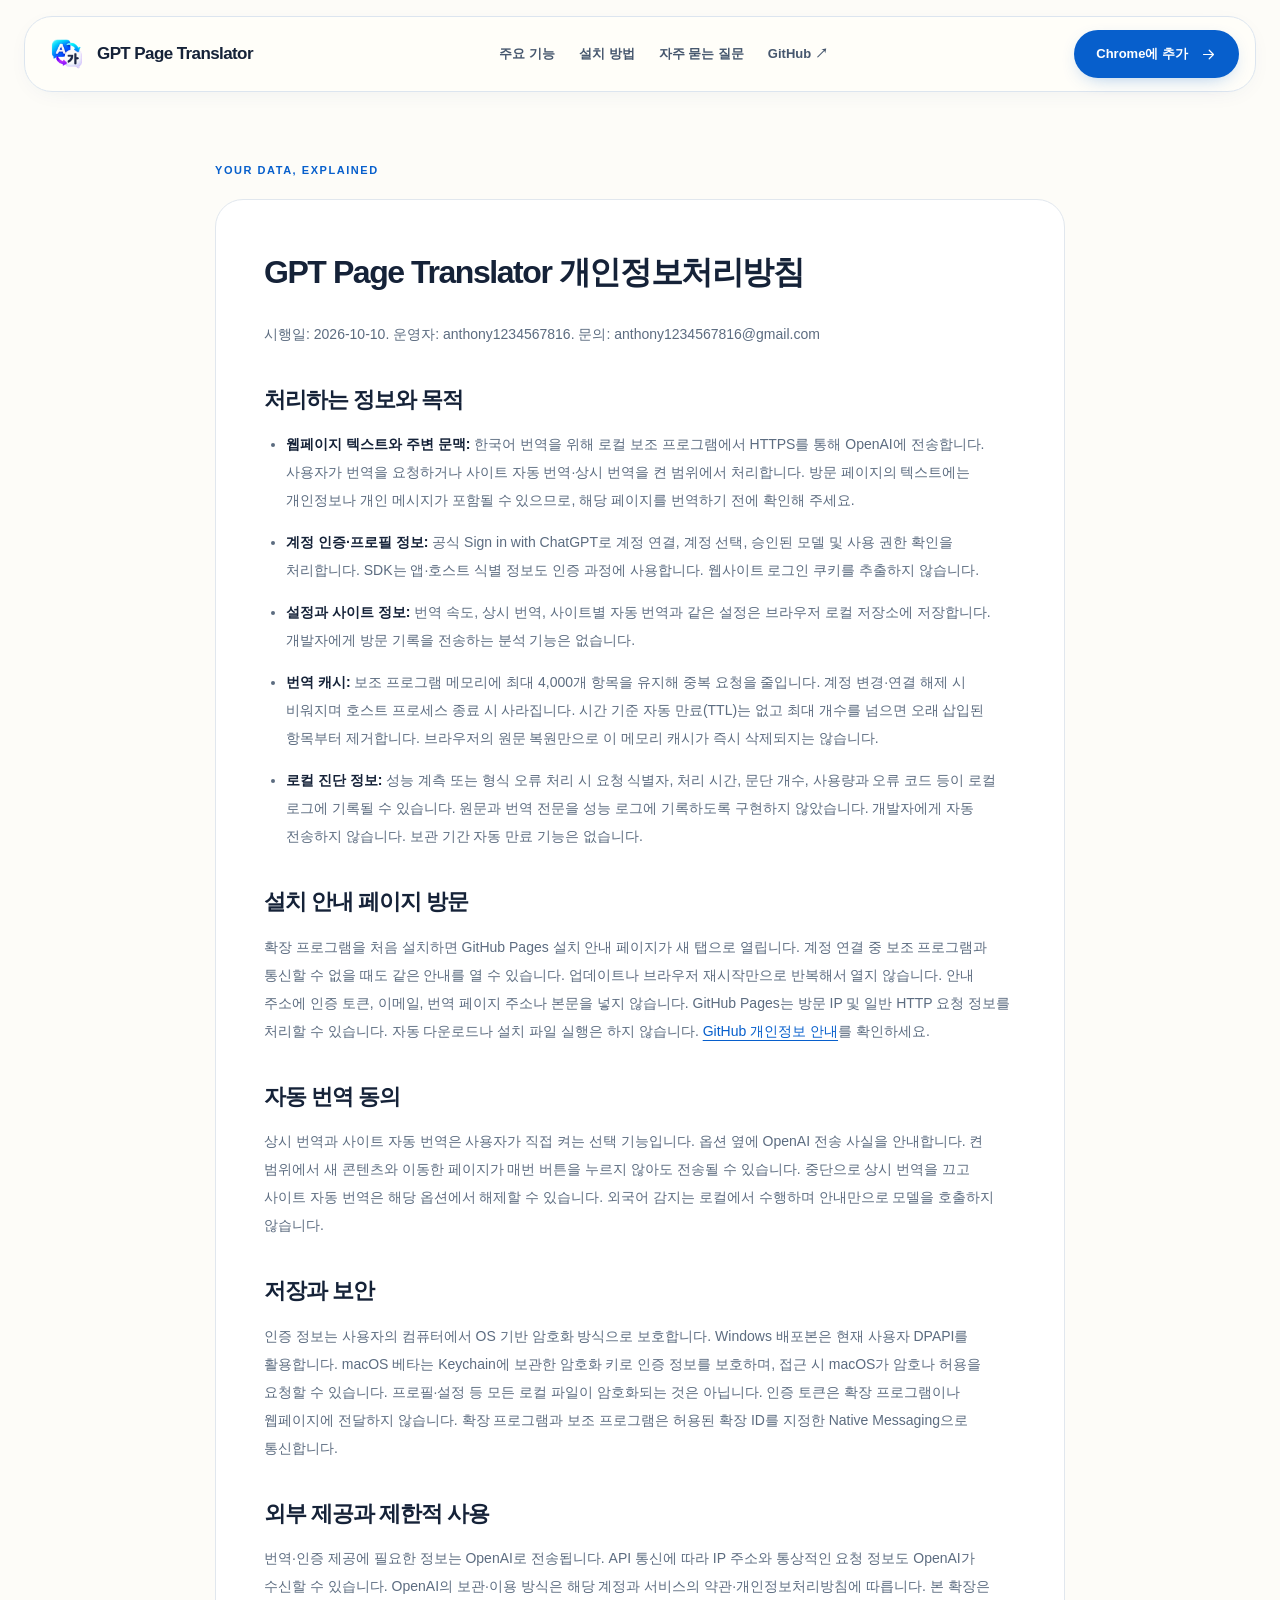
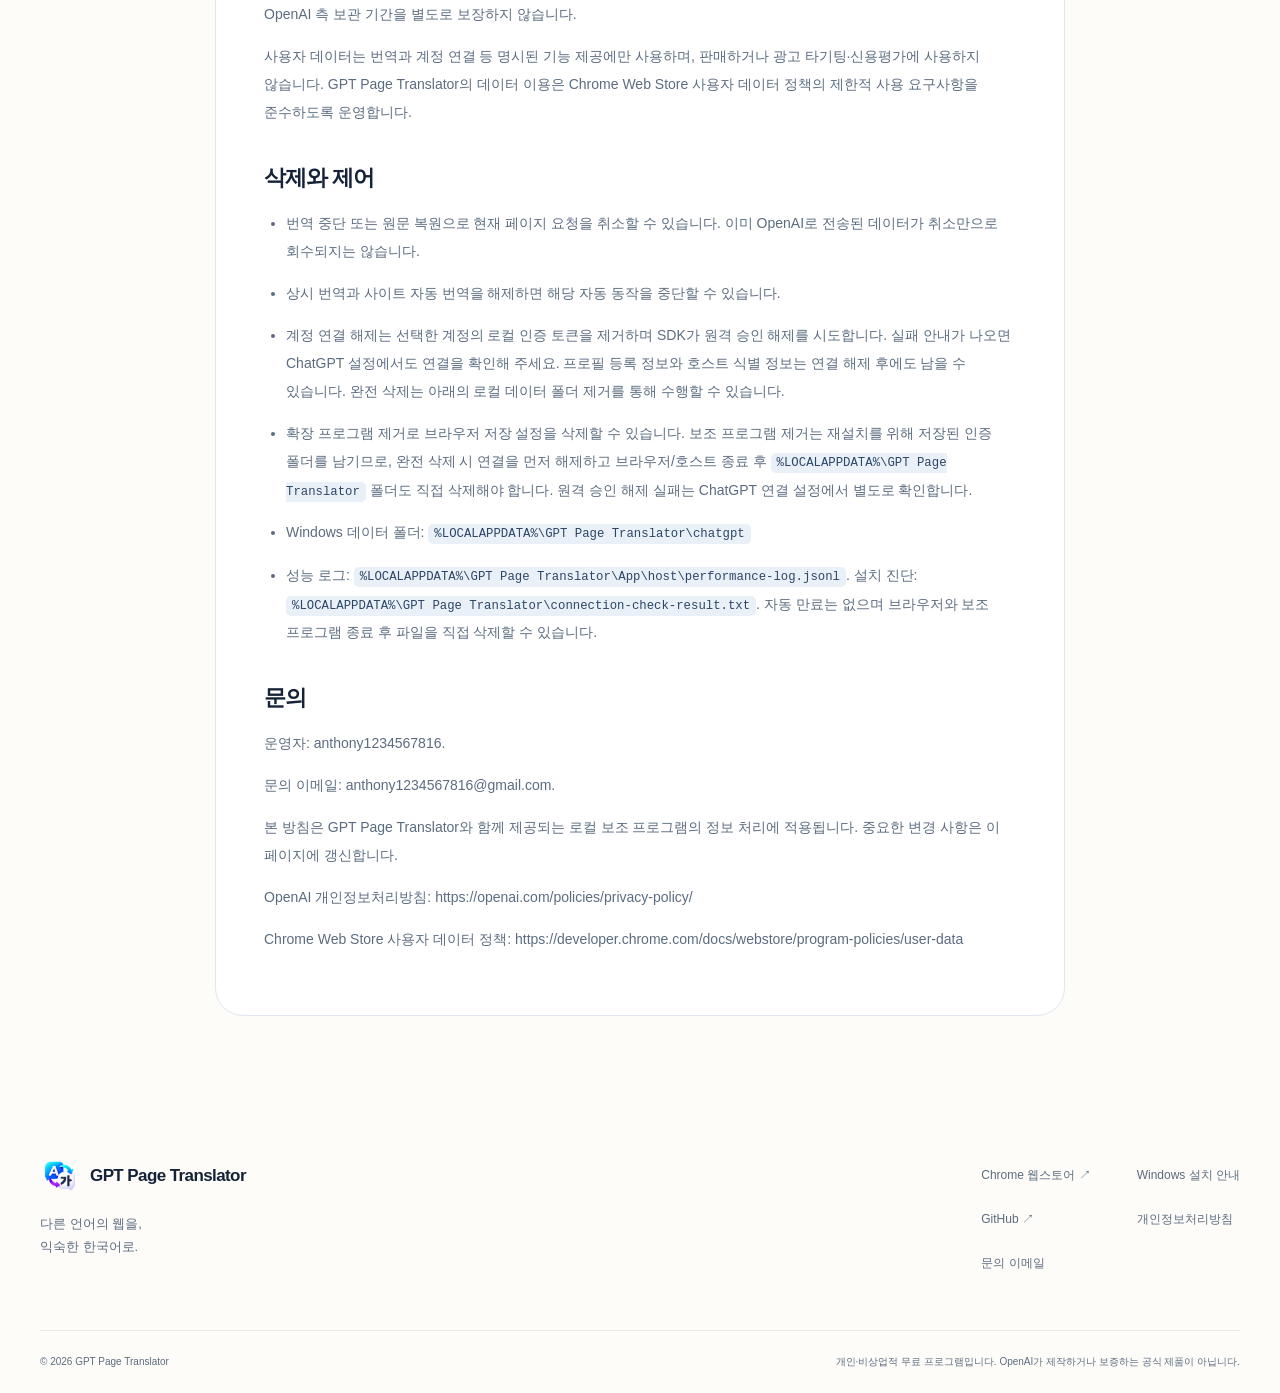
<file: privacy.html>
<!doctype html>
<html lang="ko"><head><meta charset="utf-8"><meta name="viewport" content="width=device-width,initial-scale=1"><meta name="color-scheme" content="light"><meta name="theme-color" content="#FDFCF8"><title>개인정보처리방침 — GPT Page Translator</title><meta name="description" content="GPT Page Translator의 데이터 전송, 인증 정보 보호, 캐시·진단 로그와 삭제 방법을 안내합니다."><link rel="icon" href="assets/logo.png" type="image/png"><link rel="stylesheet" href="style.css"><script defer src="release-config.js"></script><script defer src="site.js"></script></head><body><a class="skip-link" href="#main">본문으로 건너뛰기</a><header class="nav-wrap"><nav class="nav" aria-label="주 메뉴"><a class="brand" href="index.html" aria-label="GPT Page Translator 홈"><img src="assets/logo.png" width="40" height="40" alt=""><span>GPT Page<br class="brand-break"> Translator</span></a><div class="nav-links"><a href="index.html#features">주요 기능</a><a href="install.html" >설치 방법</a><a href="index.html#faq">자주 묻는 질문</a><a href="https://github.com/anthony1234567816/gpt-page-translator-downloads" target="_blank" rel="noopener noreferrer">GitHub ↗</a></div><a class="button primary nav-cta" href="https://chromewebstore.google.com/detail/nfgonbjadjmfjcickpocfhgefhbcdegk" target="_blank" rel="noopener noreferrer">Chrome에 추가 <svg class="icon" viewBox="0 0 24 24" fill="none" stroke="currentColor" stroke-width="1.7" stroke-linecap="round" stroke-linejoin="round" aria-hidden="true"><path d="M5 12h14m-6-6 6 6-6 6"/></svg></a><details class="mobile-menu"><summary aria-label="모바일 메뉴 열기">메뉴 <span aria-hidden="true">☰</span></summary><div><a href="index.html#features">주요 기능</a><a href="install.html">설치 방법</a><a href="index.html#faq">자주 묻는 질문</a><a href="https://github.com/anthony1234567816/gpt-page-translator-downloads" target="_blank" rel="noopener noreferrer">GitHub ↗</a><a href="https://chromewebstore.google.com/detail/nfgonbjadjmfjcickpocfhgefhbcdegk" target="_blank" rel="noopener noreferrer">Chrome에 추가 ↗</a></div></details></nav></header><main id="main" class="wrap legal-main"><p class="eyebrow">YOUR DATA, EXPLAINED</p><article class="legal-paper"><h1>GPT Page Translator 개인정보처리방침</h1><p>시행일: 2026-10-10. 운영자: anthony1234567816. 문의: anthony1234567816@gmail.com</p><h2>처리하는 정보와 목적</h2><ul><li><strong>웹페이지 텍스트와 주변 문맥:</strong> 한국어 번역을 위해 로컬 보조 프로그램에서 HTTPS를 통해 OpenAI에 전송합니다. 사용자가 번역을 요청하거나 사이트 자동 번역·상시 번역을 켠 범위에서 처리합니다. 방문 페이지의 텍스트에는 개인정보나 개인 메시지가 포함될 수 있으므로, 해당 페이지를 번역하기 전에 확인해 주세요.</li><li><strong>계정 인증·프로필 정보:</strong> 공식 Sign in with ChatGPT로 계정 연결, 계정 선택, 승인된 모델 및 사용 권한 확인을 처리합니다. SDK는 앱·호스트 식별 정보도 인증 과정에 사용합니다. 웹사이트 로그인 쿠키를 추출하지 않습니다.</li><li><strong>설정과 사이트 정보:</strong> 번역 속도, 상시 번역, 사이트별 자동 번역과 같은 설정은 브라우저 로컬 저장소에 저장합니다. 개발자에게 방문 기록을 전송하는 분석 기능은 없습니다.</li><li><strong>번역 캐시:</strong> 보조 프로그램 메모리에 최대 4,000개 항목을 유지해 중복 요청을 줄입니다. 계정 변경·연결 해제 시 비워지며 호스트 프로세스 종료 시 사라집니다. 시간 기준 자동 만료(TTL)는 없고 최대 개수를 넘으면 오래 삽입된 항목부터 제거합니다. 브라우저의 원문 복원만으로 이 메모리 캐시가 즉시 삭제되지는 않습니다.</li><li><strong>로컬 진단 정보:</strong> 성능 계측 또는 형식 오류 처리 시 요청 식별자, 처리 시간, 문단 개수, 사용량과 오류 코드 등이 로컬 로그에 기록될 수 있습니다. 원문과 번역 전문을 성능 로그에 기록하도록 구현하지 않았습니다. 개발자에게 자동 전송하지 않습니다. 보관 기간 자동 만료 기능은 없습니다.</li></ul><h2>설치 안내 페이지 방문</h2><p>확장 프로그램을 처음 설치하면 GitHub Pages 설치 안내 페이지가 새 탭으로 열립니다. 계정 연결 중 보조 프로그램과 통신할 수 없을 때도 같은 안내를 열 수 있습니다. 업데이트나 브라우저 재시작만으로 반복해서 열지 않습니다. 안내 주소에 인증 토큰, 이메일, 번역 페이지 주소나 본문을 넣지 않습니다. GitHub Pages는 방문 IP 및 일반 HTTP 요청 정보를 처리할 수 있습니다. 자동 다운로드나 설치 파일 실행은 하지 않습니다. <a href="https://docs.github.com/en/site-policy/privacy-policies/github-general-privacy-statement">GitHub 개인정보 안내</a>를 확인하세요.</p><h2>자동 번역 동의</h2><p>상시 번역과 사이트 자동 번역은 사용자가 직접 켜는 선택 기능입니다. 옵션 옆에 OpenAI 전송 사실을 안내합니다. 켠 범위에서 새 콘텐츠와 이동한 페이지가 매번 버튼을 누르지 않아도 전송될 수 있습니다. 중단으로 상시 번역을 끄고 사이트 자동 번역은 해당 옵션에서 해제할 수 있습니다. 외국어 감지는 로컬에서 수행하며 안내만으로 모델을 호출하지 않습니다.</p><h2>저장과 보안</h2><p>인증 정보는 사용자의 컴퓨터에서 OS 기반 암호화 방식으로 보호합니다. Windows 배포본은 현재 사용자 DPAPI를 활용합니다. macOS 베타는 Keychain에 보관한 암호화 키로 인증 정보를 보호하며, 접근 시 macOS가 암호나 허용을 요청할 수 있습니다. 프로필·설정 등 모든 로컬 파일이 암호화되는 것은 아닙니다. 인증 토큰은 확장 프로그램이나 웹페이지에 전달하지 않습니다. 확장 프로그램과 보조 프로그램은 허용된 확장 ID를 지정한 Native Messaging으로 통신합니다.</p><h2>외부 제공과 제한적 사용</h2><p>번역·인증 제공에 필요한 정보는 OpenAI로 전송됩니다. API 통신에 따라 IP 주소와 통상적인 요청 정보도 OpenAI가 수신할 수 있습니다. OpenAI의 보관·이용 방식은 해당 계정과 서비스의 약관·개인정보처리방침에 따릅니다. 본 확장은 OpenAI 측 보관 기간을 별도로 보장하지 않습니다.</p><p>사용자 데이터는 번역과 계정 연결 등 명시된 기능 제공에만 사용하며, 판매하거나 광고 타기팅·신용평가에 사용하지 않습니다. GPT Page Translator의 데이터 이용은 Chrome Web Store 사용자 데이터 정책의 제한적 사용 요구사항을 준수하도록 운영합니다.</p><h2>삭제와 제어</h2><ul><li>번역 중단 또는 원문 복원으로 현재 페이지 요청을 취소할 수 있습니다. 이미 OpenAI로 전송된 데이터가 취소만으로 회수되지는 않습니다.</li><li>상시 번역과 사이트 자동 번역을 해제하면 해당 자동 동작을 중단할 수 있습니다.</li><li>계정 연결 해제는 선택한 계정의 로컬 인증 토큰을 제거하며 SDK가 원격 승인 해제를 시도합니다. 실패 안내가 나오면 ChatGPT 설정에서도 연결을 확인해 주세요. 프로필 등록 정보와 호스트 식별 정보는 연결 해제 후에도 남을 수 있습니다. 완전 삭제는 아래의 로컬 데이터 폴더 제거를 통해 수행할 수 있습니다.</li><li>확장 프로그램 제거로 브라우저 저장 설정을 삭제할 수 있습니다. 보조 프로그램 제거는 재설치를 위해 저장된 인증 폴더를 남기므로, 완전 삭제 시 연결을 먼저 해제하고 브라우저/호스트 종료 후 <code>%LOCALAPPDATA%\GPT Page Translator</code> 폴더도 직접 삭제해야 합니다. 원격 승인 해제 실패는 ChatGPT 연결 설정에서 별도로 확인합니다.</li><li>Windows 데이터 폴더: <code>%LOCALAPPDATA%\GPT Page Translator\chatgpt</code></li><li>성능 로그: <code>%LOCALAPPDATA%\GPT Page Translator\App\host\performance-log.jsonl</code>. 설치 진단: <code>%LOCALAPPDATA%\GPT Page Translator\connection-check-result.txt</code>. 자동 만료는 없으며 브라우저와 보조 프로그램 종료 후 파일을 직접 삭제할 수 있습니다.</li></ul><h2>문의</h2><p>운영자: anthony1234567816.</p><p>문의 이메일: anthony1234567816@gmail.com.</p><p>본 방침은 GPT Page Translator와 함께 제공되는 로컬 보조 프로그램의 정보 처리에 적용됩니다. 중요한 변경 사항은 이 페이지에 갱신합니다.</p><p>OpenAI 개인정보처리방침: https://openai.com/policies/privacy-policy/</p><p>Chrome Web Store 사용자 데이터 정책: https://developer.chrome.com/docs/webstore/program-policies/user-data</p></article></main><footer class="footer wrap"><div class="footer-top"><div><a class="brand" href="index.html"><img src="assets/logo.png" width="40" height="40" alt=""><span>GPT Page Translator</span></a><p>다른 언어의 웹을,<br>익숙한 한국어로.</p></div><nav aria-label="하단 메뉴"><a href="https://chromewebstore.google.com/detail/nfgonbjadjmfjcickpocfhgefhbcdegk" target="_blank" rel="noopener noreferrer">Chrome 웹스토어 ↗</a><a href="install.html">Windows 설치 안내</a><a href="https://github.com/anthony1234567816/gpt-page-translator-downloads" target="_blank" rel="noopener noreferrer">GitHub ↗</a><a href="privacy.html">개인정보처리방침</a><a href="mailto:anthony1234567816@gmail.com">문의 이메일</a></nav></div><div class="footer-bottom"><span>© 2026 GPT Page Translator</span><p>개인·비상업적 무료 프로그램입니다. OpenAI가 제작하거나 보증하는 공식 제품이 아닙니다.</p></div></footer></body></html>
</file>
<file: style.css>
:root{--blue:#087bfa;--cta:#075fcc;--navy:#152238;--paper:#fdfcf8;--white:#fff;--soft-blue:#eaf3ff;--border:#d8e9fc;--muted:#5c6c80;--shadow:0 18px 55px -26px #2d61a82e;--radius:24px;--wide:1200px;--font:"Pretendard","SUIT",-apple-system,BlinkMacSystemFont,"Apple SD Gothic Neo","Malgun Gothic",sans-serif}
*{box-sizing:border-box}html{scroll-behavior:smooth;scroll-padding-top:112px}body{margin:0;background:var(--paper);color:var(--navy);font-family:var(--font);font-size:16px;line-height:1.75;word-break:keep-all;overflow-wrap:break-word;-webkit-font-smoothing:antialiased}button,summary{font:inherit}button,a{-webkit-tap-highlight-color:transparent}a{color:var(--cta);text-decoration-thickness:1px;text-underline-offset:4px}button{color:inherit}a:focus-visible,button:focus-visible,summary:focus-visible{outline:3px solid var(--cta);outline-offset:5px;border-radius:6px}img{display:block;max-width:100%;height:auto}h1,h2,h3,p,figure{margin:0}h1,h2,h3{line-height:1.3;letter-spacing:-.045em}h1{font-size:clamp(46px,5.1vw,72px);font-weight:760}h2{font-size:clamp(30px,3.3vw,44px);font-weight:730}h3{font-size:20px;font-weight:700}p{color:var(--muted)}.wrap{width:min(var(--wide),calc(100% - 64px));margin-inline:auto}.icon{width:22px;height:22px;flex:none;vertical-align:middle}.blue-word{color:var(--blue)}.eyebrow{font-size:11px;line-height:1.5;letter-spacing:.14em;font-weight:750;color:var(--cta);margin-bottom:20px}.blue-dot{display:inline-block;width:6px;height:6px;border-radius:50%;background:var(--blue);margin-right:7px;vertical-align:2px}.muted{color:var(--muted)}.skip-link{position:fixed;top:-90px;left:16px;z-index:100;padding:12px 20px;background:white;border:2px solid var(--cta)}.skip-link:focus{top:12px}
.nav-wrap{position:sticky;top:16px;z-index:20;width:min(1280px,calc(100% - 48px));margin:16px auto 0}.nav{min-height:76px;border:1px solid #dce5ef;background:#fffef9e8;backdrop-filter:blur(14px);-webkit-backdrop-filter:blur(14px);border-radius:28px;padding:12px 16px 12px 22px;display:flex;align-items:center;justify-content:space-between;gap:18px;box-shadow:0 5px 28px -14px #20487b24}.brand{display:flex;align-items:center;gap:10px;text-decoration:none;color:var(--navy);font-size:17px;line-height:1.25;font-weight:750;letter-spacing:-.035em;min-height:44px}.brand img{width:40px;height:40px;object-fit:contain}.brand-break{display:none}.nav-links{display:flex;gap:24px;align-items:center}.nav-links a{display:flex;align-items:center;min-height:44px;color:#46576e;text-decoration:none;font-size:13px;font-weight:650}.nav-links a:hover,.nav-links a[aria-current]{color:var(--cta)}.button{min-height:52px;display:inline-flex;align-items:center;justify-content:center;gap:12px;padding:13px 25px;border-radius:999px;font-weight:700;font-size:14px;line-height:1.5;border:1px solid transparent;text-decoration:none;cursor:pointer;transition:transform .2s ease,box-shadow .2s ease,background-color .2s ease;white-space:normal;text-align:center}.primary{background:var(--cta);color:var(--white);box-shadow:0 6px 20px -9px #075fcc75}.primary:hover:not(:disabled){background:#064fa9;transform:translateY(-2px);box-shadow:0 10px 24px -12px #075fcc9e}.outline{background:#ffffff80;color:var(--cta);border-color:var(--border)}.outline:hover{background:var(--soft-blue);transform:translateY(-2px)}.nav-cta{min-height:48px;font-size:13px;padding:11px 21px}.nav-cta .icon{width:17px;height:17px}.mobile-menu{display:none;position:relative}.mobile-menu summary{list-style:none;cursor:pointer;display:flex;align-items:center;gap:10px;min-height:44px;padding:8px;font-size:13px;font-weight:700}.mobile-menu summary::-webkit-details-marker{display:none}.mobile-menu>div{position:absolute;right:-8px;top:56px;min-width:230px;display:grid;padding:12px;background:#fff;border:1px solid var(--border);border-radius:20px;box-shadow:var(--shadow)}.mobile-menu a{padding:10px 14px;min-height:44px;text-decoration:none;color:var(--navy);font-size:14px}.mobile-menu a:hover{background:var(--soft-blue);border-radius:10px}
.hero{display:grid;grid-template-columns:.9fr 1.12fr;align-items:center;gap:42px;padding-top:94px;padding-bottom:90px}.hero-copy{position:relative;z-index:1}.hero .lead{font-size:17px;line-height:1.95;margin:26px 0}.actions{display:flex;gap:12px;flex-wrap:wrap;margin-top:28px}.requirements{font-size:11px;margin-top:17px;color:var(--muted)}.hero-product{position:relative;isolation:isolate;min-width:0;margin-right:-18px}.screenshot-frame{position:relative;z-index:1;background:white;padding:7px;border:1px solid #fff;border-radius:26px 52px 28px 28px;box-shadow:0 30px 70px -32px #3a629c55;overflow:hidden}.screenshot-frame img{border-radius:21px 46px 23px 23px;width:100%;height:auto}.hero-product figcaption{position:relative;z-index:1;flex-wrap:wrap;max-width:100%;row-gap:6px;font-size:11px;margin:23px 0 0 20px;color:var(--muted);display:flex;align-items:center;gap:8px}.caption-line{display:block;width:24px;height:1px;background:var(--blue)}.caption-separator{opacity:.5;margin:0 4px}.blob{pointer-events:none;position:absolute;z-index:0;background:linear-gradient(135deg,#deeeff,#ecf5ff 65%,#e5ebff);border-radius:63% 37% 46% 54% / 43% 48% 52% 57%}.blob-hero{z-index:-1;width:108%;height:140%;left:-1%;top:-23%;transform:rotate(-12deg)}.hero-note{position:absolute;z-index:1;right:0;bottom:-54px;display:flex;align-items:center;gap:10px;color:var(--cta);font-size:12px;transform:rotate(-3deg)}.hero-note svg{width:65px;height:36px}.support-strip{padding:25px 0;border-top:1px solid #e6e9e7;border-bottom:1px solid #e6e9e7;display:flex;align-items:center;justify-content:space-between;gap:20px;color:var(--muted);font-size:13px}.support-strip>div{display:flex;gap:32px;flex-wrap:wrap}.support-strip>div>span{display:flex;align-items:center;gap:8px;color:#435773;font-weight:650}.support-strip .icon{width:18px;height:18px}
.section{padding-block:112px}.section-heading{display:flex;justify-content:space-between;align-items:flex-end;gap:30px;margin-bottom:44px}.section-heading>p{font-size:14px;line-height:1.9;max-width:320px;padding-bottom:5px}.section-heading .eyebrow{margin-bottom:15px}.feature-grid{display:grid;grid-template-columns:repeat(3,minmax(0,1fr));gap:20px}.feature-card{padding:32px;background:#fff;border:1px solid #e4e9ed;border-radius:var(--radius);box-shadow:0 8px 26px -22px #36669c3b;transition:transform .2s ease,box-shadow .2s ease}.feature-card:nth-child(1){background:#eef5ff;border-color:var(--border);border-top-left-radius:48px}.feature-card:nth-child(3){border-top-right-radius:48px}.feature-card:nth-child(5){background:#f3f7fc;border-bottom-right-radius:44px}.feature-card:hover{transform:translateY(-3px);box-shadow:var(--shadow)}.feature-icon{width:46px;height:46px;display:inline-flex;align-items:center;justify-content:center;background:#eaf3ff;border-radius:15px;color:var(--cta);margin-bottom:22px;flex:none}.feature-card h3{margin-bottom:12px;font-size:19px}.feature-card p{font-size:14px;line-height:1.9}.showcase-section{position:relative;padding:96px 0 75px;background:linear-gradient(180deg,#f1f6fd,#f7f9fc 65%,var(--paper));overflow:hidden}.segmented{display:flex;gap:4px;padding:5px;border:1px solid var(--border);border-radius:999px;background:#fff9;flex:none}.segmented button{min-height:44px;border:0;border-radius:999px;background:none;padding:10px 22px;font-size:13px;font-weight:700;cursor:pointer;color:var(--muted)}.segmented button[aria-pressed="true"]{background:var(--cta);color:#fff;box-shadow:0 5px 15px -8px #075fcc80}.showcase{position:relative;max-width:1080px;margin:auto}.showcase>img{position:relative;z-index:1;width:100%;border-radius:24px;border:7px solid #fff;box-shadow:0 25px 75px -40px #3158896b;height:auto}.blob-showcase{width:300px;height:350px;right:-65px;top:-55px;background:#dbeaff;transform:rotate(25deg)}.showcase figcaption{position:relative;z-index:1;text-align:center;font-size:12px;margin-top:20px;color:var(--muted)}.reading-notes{display:grid;grid-template-columns:repeat(3,minmax(0,1fr));gap:28px;max-width:1080px;margin:38px auto 0}.reading-notes p{font-size:12px}.reading-notes span{color:var(--cta);font-size:10px;font-weight:750;display:block;letter-spacing:.1em;margin-bottom:7px}.reading-notes strong{font-size:16px;display:block;color:var(--navy);margin-bottom:4px}
.text-link{display:inline-flex;align-items:center;gap:9px;min-height:44px;font-size:13px;font-weight:700;text-decoration:none}.text-link:hover{text-decoration:underline}.text-link .icon{width:17px;height:17px}.steps{list-style:none;margin:0;padding:0;display:grid;gap:30px}.steps-three{grid-template-columns:repeat(3,minmax(0,1fr))}.steps li{position:relative;padding:24px 0 0;border-top:1px solid #c7daf0}.step-number{font-size:13px;color:var(--cta);letter-spacing:.1em;font-weight:750;display:block;margin-bottom:22px}.steps h3{font-size:19px;margin-bottom:14px}.steps p{font-size:14px;line-height:1.9;margin-bottom:16px}.steps a{display:inline-flex;align-items:center;min-height:44px;font-size:12px;font-weight:650;text-decoration:none}.steps a:hover{text-decoration:underline}.step-note{font-size:11px;color:var(--muted);display:block;padding-top:10px}.privacy-note{display:flex;align-items:center;gap:24px;padding:32px;background:#edf4fe;border:1px solid var(--border);border-radius:22px 48px 22px 22px}.privacy-note .feature-icon{margin-bottom:0;background:#fff}.privacy-note h3{font-size:18px;margin-bottom:8px}.privacy-note p{font-size:13px}.privacy-note>.text-link{margin-left:auto;flex:none}.faq-layout,.troubleshooting-layout{display:grid;grid-template-columns:.85fr 1.3fr;gap:90px}.faq-intro>p:not(.eyebrow){font-size:14px;margin:24px 0;max-width:300px}.accordion{border-top:1px solid #dce3ea}.accordion details{border-bottom:1px solid #dce3ea}.accordion summary{list-style:none;display:flex;justify-content:space-between;align-items:center;gap:22px;min-height:76px;padding:19px 3px;font-weight:650;font-size:15px;cursor:pointer;color:var(--navy)}.accordion summary::-webkit-details-marker{display:none}.accordion summary>span{font-size:24px;font-weight:350;color:var(--cta);transition:transform .2s;flex:none}.accordion details[open] summary>span{transform:rotate(45deg)}.answer{padding:0 25px 25px 3px}.answer p{font-size:14px;line-height:1.95}.final-cta{position:relative;text-align:center;isolation:isolate;background:linear-gradient(125deg,#eaf3ff,#f2f7ff 65%,#e8eeff);border:1px solid #d8e9fc;padding:70px 24px;border-radius:76px 26px 76px 26px;overflow:hidden}.final-cta .eyebrow{position:relative}.final-cta h2{position:relative;font-size:clamp(30px,3.5vw,46px);line-height:1.5;margin-bottom:28px}.final-cta .button{position:relative}.final-cta>p:last-child{position:relative;font-size:11px;margin-top:18px}.blob-cta{width:220px;height:220px;right:-85px;bottom:-90px;background:#d7e8ff;z-index:-1}.footer{padding-top:68px;padding-bottom:26px}.footer-top{display:flex;justify-content:space-between;gap:48px;padding-bottom:44px}.footer-top>div>p{font-size:13px;margin-top:15px}.footer-top>nav{display:grid;grid-template-columns:repeat(2,auto);gap:0 46px;align-content:start}.footer-top>nav a{font-size:12px;color:var(--muted);text-decoration:none;min-height:44px;display:flex;align-items:center}.footer-top>nav a:hover{color:var(--cta)}.footer-bottom{display:flex;justify-content:space-between;gap:30px;border-top:1px solid #e6e9e7;padding-top:22px;font-size:10px;color:var(--muted)}.footer-bottom p{font-size:10px}
.install-hero{display:grid;grid-template-columns:1.1fr 1fr;gap:64px;align-items:center;padding-top:70px;padding-bottom:64px}.install-intro h1{font-size:clamp(34px,4vw,50px);line-height:1.45}.install-intro .lead{font-size:16px;line-height:1.9;margin-top:22px}.install-requirements{font-size:12px;margin-top:22px}.download-card{position:relative;background:linear-gradient(135deg,#fff 35%,#f6faff);border:1px solid var(--border);padding:30px;border-radius:30px 48px 30px 30px;box-shadow:var(--shadow)}.download-heading{display:flex;align-items:center;gap:20px}.download-icon{width:56px;height:56px;border-radius:20px;background:var(--soft-blue);color:var(--cta);display:grid;place-items:center;flex:none}.download-icon .icon{width:26px;height:26px}.download-heading .eyebrow{font-size:10px;margin-bottom:7px}.download-heading h2{font-size:25px;line-height:1.45}.download-meta{display:flex;gap:7px;flex-wrap:wrap;margin:23px 0 20px}.download-meta>span{font-size:10px;color:#465b78;border:1px solid #deebfb;background:#f1f6fd;border-radius:999px;padding:4px 9px}.download-primary{width:100%;min-height:56px;padding-inline:12px;font-size:14px}.download-primary:disabled{cursor:not-allowed;background:#405d83;color:white;box-shadow:none}.release-status{font-size:11px;margin-top:10px;color:#435b7b}.download-detail{font-size:11px;line-height:1.8;margin-top:17px}.download-links{display:flex;gap:6px 16px;flex-wrap:wrap;margin-top:15px;font-size:10px}.download-links>a{min-height:44px;display:inline-flex;align-items:center;text-decoration:none}.download-links>span{display:inline-flex;min-height:44px;align-items:center;color:var(--muted)}.mac-detected{font-size:12px;padding:12px;background:#eef4ff;border-radius:12px;margin-top:12px;color:#395678}.mac-detected[hidden]{display:none}.install-steps{padding-top:36px;padding-bottom:70px}.compact-heading{margin-bottom:32px}.compact-heading .eyebrow{margin-bottom:12px}.compact-heading h2{font-size:30px}.steps-four{grid-template-columns:repeat(4,minmax(0,1fr));gap:25px}.steps-four h3{font-size:17px}.steps-four p{font-size:13px}.onboarding-cards{display:grid;grid-template-columns:1fr 1fr;gap:24px}.info-card{padding:32px;border:1px solid #e0e7ee;background:#fff;border-radius:24px 40px 24px 24px}.info-card h2{font-size:24px;margin:10px 0 15px}.info-card p{font-size:14px;line-height:1.9}.info-card .text-link{margin-top:15px}.mac-card{background:#f2f6fb;border-radius:40px 24px 24px 24px}.small-kicker{color:var(--cta);font-size:10px;font-weight:750;letter-spacing:.1em}.troubleshooting-layout>div>p.muted{font-size:14px;margin-top:24px;margin-bottom:18px}code{font-family:ui-monospace,SFMono-Regular,Consolas,monospace;font-size:.88em;background:#eaf0f7;padding:3px 6px;border-radius:5px;color:#2d4667;overflow-wrap:anywhere;word-break:break-word}kbd{font:inherit;font-size:12px;padding:2px 7px;border:1px solid #c9d7e8;border-bottom-width:2px;border-radius:5px;background:white;color:var(--navy)}.security-panel{display:flex;gap:25px;padding:32px;background:#f0f5fc;border:1px solid var(--border);border-radius:24px 48px 24px 24px}.security-panel h2{font-size:22px;margin-bottom:13px}.security-panel p{font-size:13px;margin-bottom:14px}.security-panel .feature-icon{background:#fff}.security-panel code{display:inline-block;font-size:12px;max-width:100%}.security-panel .release-footnote{font-size:12px;margin:20px 0 8px}.already-extension{display:flex;justify-content:space-between;align-items:center;gap:30px;padding-top:65px;padding-bottom:12px}.already-extension h2{font-size:22px;margin-bottom:10px}.already-extension p{font-size:13px}
.legal-main{padding-block:70px}.legal-main>.eyebrow{max-width:850px;margin-inline:auto}.legal-paper{max-width:850px;margin:auto;background:#fff;border:1px solid #e1e7ee;border-radius:28px;padding:48px}.legal-paper h1{font-size:32px;line-height:1.5;margin-bottom:24px}.legal-paper h2{font-size:22px;margin:38px 0 16px}.legal-paper p,.legal-paper li{font-size:14px;line-height:2;color:var(--muted);margin-bottom:14px}.legal-paper ul{padding-left:22px}.legal-paper strong{color:var(--navy)}
@media(min-width:1600px){.hero{padding-block:110px;gap:64px}.hero-product{margin-right:-42px}}
@media(max-width:1100px){.nav-links{gap:18px}.nav-links a{font-size:12px}.brand{font-size:15px}.hero{gap:26px}.hero-product{margin-right:0}.hero h1{font-size:58px}.hero .lead{font-size:15px}.hero .eyebrow{font-size:10px}.faq-layout,.troubleshooting-layout{gap:50px}.privacy-note{flex-wrap:wrap}.privacy-note>.text-link{margin-left:70px}.install-hero{gap:35px}.download-card{padding:25px}.download-heading h2{font-size:23px}.feature-card{padding:26px}}
@media(max-width:900px){.nav-links{display:none}.mobile-menu{display:block}.nav-cta{margin-left:auto}.hero{grid-template-columns:1fr;padding-top:65px;gap:55px}.hero h1{font-size:64px}.hero-copy{max-width:600px}.hero h1 br:nth-child(2){display:none}.hero .lead{font-size:17px}.hero-product{max-width:760px;margin:0 0 25px 35px}.hero-note{bottom:-45px}.blob-hero{height:125%;top:-14%;width:100%}.feature-grid{grid-template-columns:repeat(2,minmax(0,1fr))}.support-strip{align-items:flex-start;flex-direction:column}.support-strip>div{gap:24px}.section{padding-block:85px}.section-heading{gap:24px}.section-heading>p{max-width:240px}.faq-layout,.troubleshooting-layout{grid-template-columns:1fr;gap:35px}.faq-intro>p:not(.eyebrow){max-width:none}.install-hero{grid-template-columns:1fr;gap:30px;padding-top:40px;max-width:640px}.install-intro h1{font-size:40px}.install-intro .lead{font-size:15px}.install-intro .lead br{display:none}.install-requirements{font-size:12px;margin-top:12px}.install-requirements br{display:none}.download-card{max-width:640px;width:100%}.download-heading h2 br{display:none}.download-heading h2{font-size:24px}.download-card .eyebrow{margin-bottom:5px}.steps-four{grid-template-columns:repeat(2,minmax(0,1fr));gap:30px}.onboarding-cards{gap:18px}.info-card{padding:25px}.info-card h2{font-size:22px}}
@media(max-width:600px){html{scroll-padding-top:90px}.wrap{width:calc(100% - 36px)}.nav-wrap{width:calc(100% - 24px);margin-top:12px;top:10px}.nav{min-height:64px;padding:8px 12px;border-radius:22px;gap:8px}.brand{font-size:14px;gap:7px;letter-spacing:-.045em}.brand img{width:32px;height:32px}.nav-cta{display:none}.mobile-menu summary{padding-inline:8px}.hero{padding-top:48px;padding-bottom:58px;gap:38px}.hero .eyebrow{font-size:8px;letter-spacing:.1em;margin-bottom:20px}.hero h1{font-size:44px;line-height:1.35}.hero h1 br:nth-child(2){display:block}.hero .lead{font-size:14px;line-height:1.9;margin-top:20px}.hero .desktop-br{display:none}.actions{gap:9px;margin-top:24px}.button{min-height:48px;font-size:13px;padding:12px 20px}.requirements{font-size:10px;max-width:290px;line-height:1.8}.hero-product{margin:0 0 15px}.screenshot-frame{border-radius:20px 34px 20px 20px;padding:4px}.screenshot-frame img{border-radius:17px 30px 17px 17px}.hero-product figcaption{position:relative;z-index:1;flex-wrap:wrap;max-width:100%;row-gap:6px;font-size:9px;margin:18px 0 0 4px;gap:5px}.hero-note{font-size:10px;bottom:-34px}.hero-note svg{height:26px;width:44px}.blob-hero{height:115%;top:-8%}.support-strip{font-size:11px;padding-block:22px;gap:13px}.support-strip>div{gap:12px 18px;font-size:10px}.support-strip .icon{width:15px;height:15px}.section{padding-block:65px}.section-heading{display:block;margin-bottom:28px}.section-heading>p{max-width:none;font-size:13px;margin-top:20px}.section-heading .text-link{margin-top:16px}h2{font-size:29px}.eyebrow{font-size:9px;letter-spacing:.11em;margin-bottom:15px}.feature-grid{grid-template-columns:1fr;gap:14px}.feature-card{padding:26px}.feature-card h3{font-size:18px}.feature-card p{font-size:13px}.feature-icon{width:42px;height:42px;margin-bottom:18px}.feature-card:nth-child(3){border-top-right-radius:24px}.showcase-section{padding:60px 0}.segmented{display:inline-flex;margin-top:25px}.segmented button{padding:9px 20px;font-size:12px}.showcase>img{border-width:4px;border-radius:16px}.showcase figcaption{font-size:10px;margin-top:16px}.reading-notes{grid-template-columns:1fr;gap:18px;margin-top:30px}.reading-notes p{display:grid;grid-template-columns:28px 1fr;font-size:11px}.reading-notes span{grid-row:span 2;align-self:center;margin:0}.reading-notes strong{font-size:15px}.blob-showcase{width:130px;height:160px;right:-10px;top:-30px}.steps-three,.steps-four{grid-template-columns:1fr;gap:28px}.steps li{padding-top:20px}.step-number{margin-bottom:14px}.steps h3{font-size:18px;margin-bottom:10px}.steps p{font-size:13px;margin-bottom:7px}.steps p br{display:none}.step-note{padding-top:6px}.privacy-note{gap:15px;padding:24px;border-top-right-radius:36px}.privacy-note h3{font-size:17px}.privacy-note p{font-size:12px}.privacy-note>.text-link{margin-left:0}.faq-intro>p:not(.eyebrow){font-size:13px;margin:18px 0}.accordion summary{font-size:14px;min-height:72px;padding-block:18px}.answer{padding-right:4px}.answer p{font-size:13px}.final-cta{padding:50px 18px;border-radius:44px 20px 44px 20px}.final-cta h2{font-size:29px}.final-cta>p:last-child{font-size:10px;max-width:270px;margin-inline:auto}.final-cta .eyebrow{font-size:8px}.footer{padding-top:48px}.footer-top{flex-direction:column;gap:24px;padding-bottom:25px}.footer-top>nav{grid-template-columns:1fr 1fr;gap:0 20px}.footer-bottom{display:block;font-size:10px}.footer-bottom p{margin-top:10px;line-height:1.9}.install-hero{padding-top:26px;padding-bottom:40px;gap:20px}.install-intro .eyebrow{font-size:8px;margin-bottom:12px}.install-intro h1{font-size:29px;line-height:1.45}.install-intro .lead{font-size:12px;margin-top:12px;line-height:1.8}.install-intro .lead br{display:none}.install-requirements{font-size:10px;margin-top:10px}.download-card{padding:20px;border-radius:24px 36px 24px 24px}.download-heading{gap:12px}.download-icon{width:42px;height:42px;border-radius:14px}.download-icon .icon{width:22px;height:22px}.download-heading h2{font-size:20px}.download-heading .eyebrow{font-size:8px}.download-meta{margin:16px 0 14px;gap:5px}.download-meta>span{font-size:9px;padding:3px 7px}.download-primary{min-height:52px;font-size:12px;padding-inline:8px;gap:8px}.download-primary .icon{width:18px;height:18px}.release-status{font-size:10px;margin-top:8px}.download-detail{font-size:10px;margin-top:12px}.download-links{font-size:9px;gap:2px 12px;margin-top:7px}.install-steps{padding-top:16px;padding-bottom:50px}.compact-heading h2{font-size:25px}.onboarding-cards{grid-template-columns:1fr;gap:16px}.info-card{padding:25px}.info-card h2{font-size:23px}.info-card p{font-size:13px}.security-panel{padding:24px;gap:15px;flex-direction:column}.security-panel .feature-icon{margin:0}.security-panel h2{font-size:21px}.security-panel p{font-size:12px}.security-panel code{font-size:11px}.already-extension{flex-direction:column;align-items:flex-start;gap:22px;padding-top:45px}.already-extension h2{font-size:22px}.already-extension p{font-size:12px}.legal-main{padding-block:40px}.legal-paper{padding:24px 20px;border-radius:22px}.legal-paper h1{font-size:25px}.legal-paper h2{font-size:20px}.legal-paper p,.legal-paper li{font-size:13px}}
@media(prefers-reduced-motion:reduce){html{scroll-behavior:auto}*,*::before,*::after{animation:none!important;transition:none!important;transform:none!important}}
@media print{.nav-wrap,.mobile-menu,.actions,.final-cta{display:none}body{background:#fff}.wrap{width:100%}.blob{display:none}.section{padding-block:30px}.footer{padding-top:20px}}

/* The preview CTA stays disabled until publication, but still gives visual feedback. */
@media(hover:hover) and (pointer:fine){
 .button.download-primary:hover{transform:scale(1.025);box-shadow:0 10px 25px -12px #075fcc75}
 .button.download-primary:active:not(:disabled){transform:scale(.99)}
}
@media(prefers-reduced-motion:reduce){.button.download-primary:hover,.button.download-primary:active{transform:none!important}}

/* macOS beta: retain existing card, typography and page layout. */
.platform-picker{display:flex;gap:6px;padding:5px;background:#eef3fa;border:1px solid var(--border);border-radius:16px;margin-bottom:25px}.platform-picker button{flex:1;border:0;background:transparent;color:#4a607d;border-radius:12px;padding:11px 10px;font:inherit;font-size:13px;font-weight:650;cursor:pointer;display:flex;justify-content:center;align-items:center;gap:7px}.platform-picker button[aria-pressed="true"]{background:#fff;color:var(--cta);box-shadow:0 2px 8px #1c416013}.platform-picker button:focus-visible{outline:2px solid var(--cta);outline-offset:2px}.beta-badge{display:inline-flex;vertical-align:middle;align-items:center;background:#e8f1ff;border:1px solid #cbdfff;color:#075fcc;border-radius:999px;padding:2px 7px;font-size:10px;font-weight:700;letter-spacing:0;line-height:1.6}.beta-note{background:#f0f5fc;border:1px solid #deebfb;border-radius:14px;padding:13px 15px;margin-top:17px;font-size:11px;color:#435b7b;line-height:1.8}.beta-note strong{color:#233e60}.beta-note p{margin:4px 0 0}.preview-note{font-size:10px;color:var(--muted);margin-top:8px;line-height:1.7}.mac-setup{padding-top:36px}.mac-setup .compact-heading .muted{font-size:12px;margin-top:12px}.mac-help{margin-top:30px}.mac-help summary{font-size:14px;min-height:64px}.mac-help .answer p{font-size:13px}[data-platform-panel][hidden],[data-platform-only][hidden]{display:none!important}@media(max-width:600px){.platform-picker{margin-bottom:20px}.platform-picker button{font-size:12px}.beta-note{font-size:11px}}
</file>
